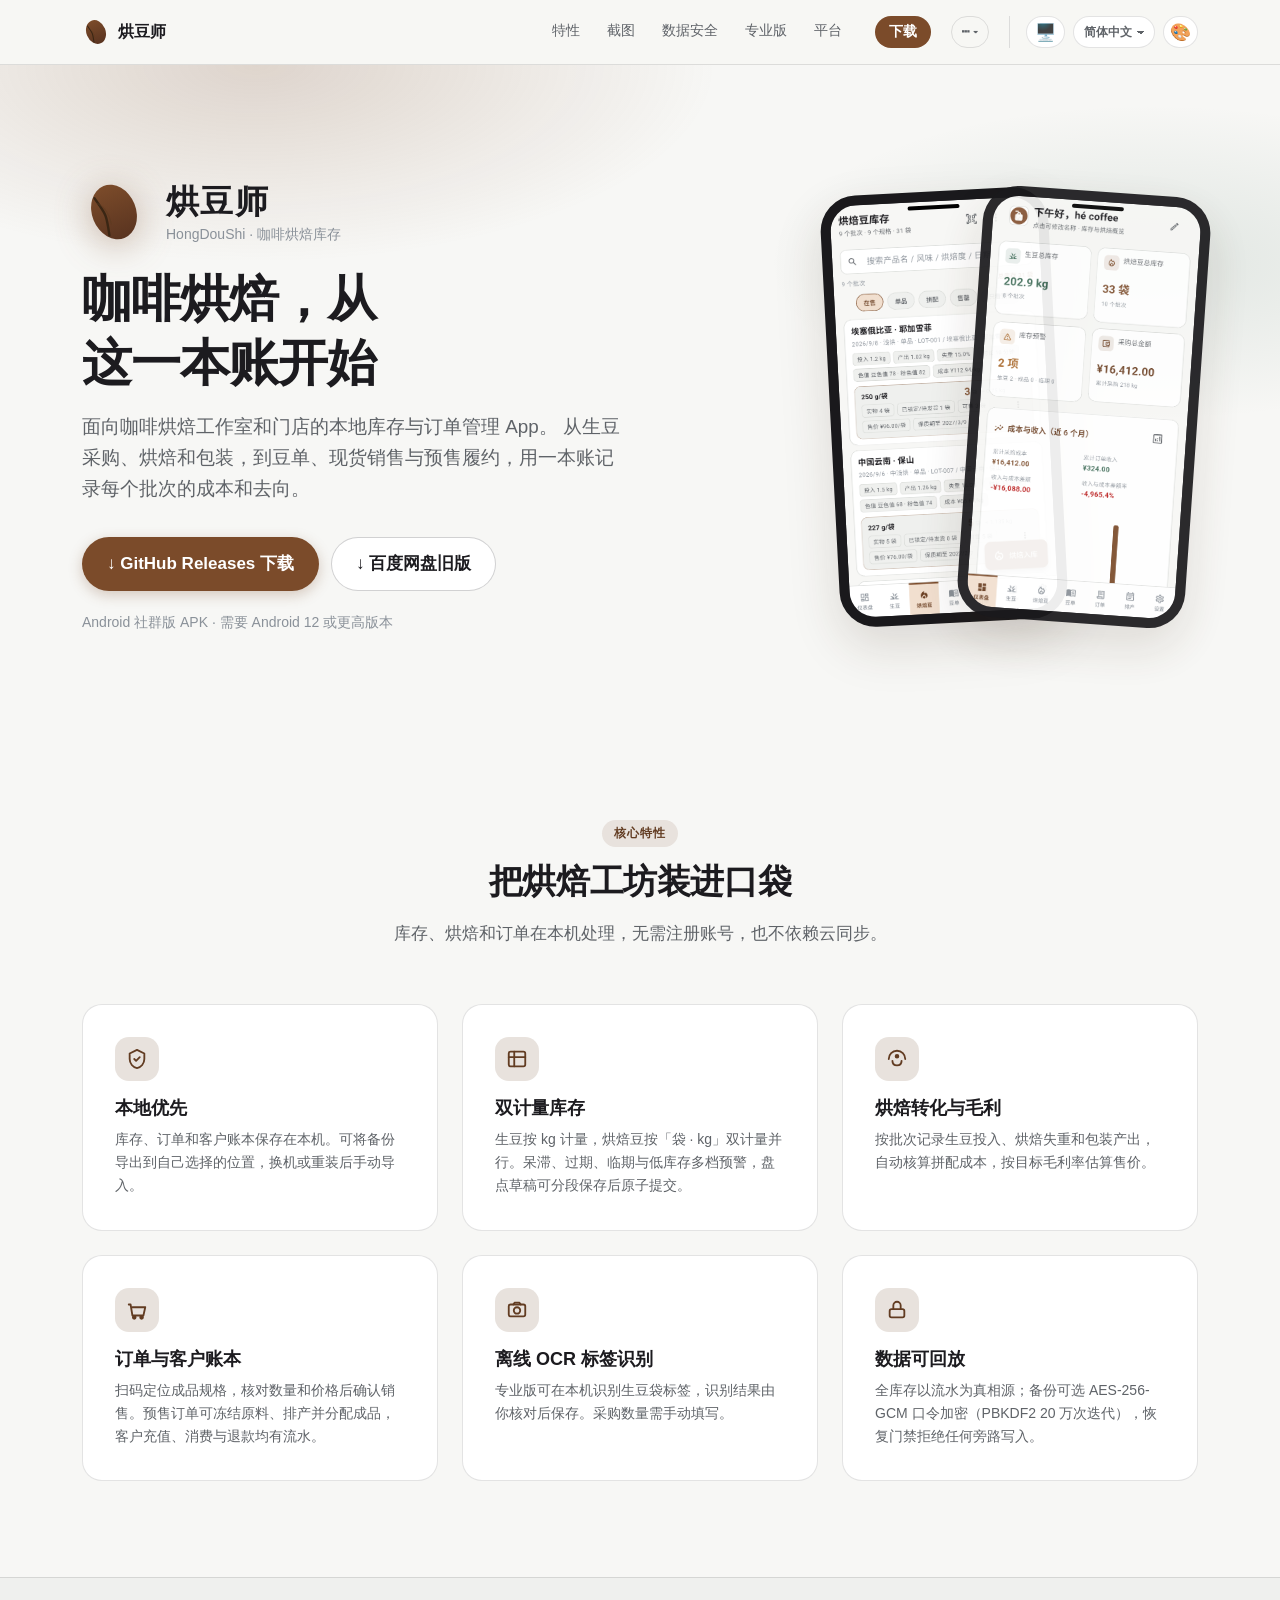
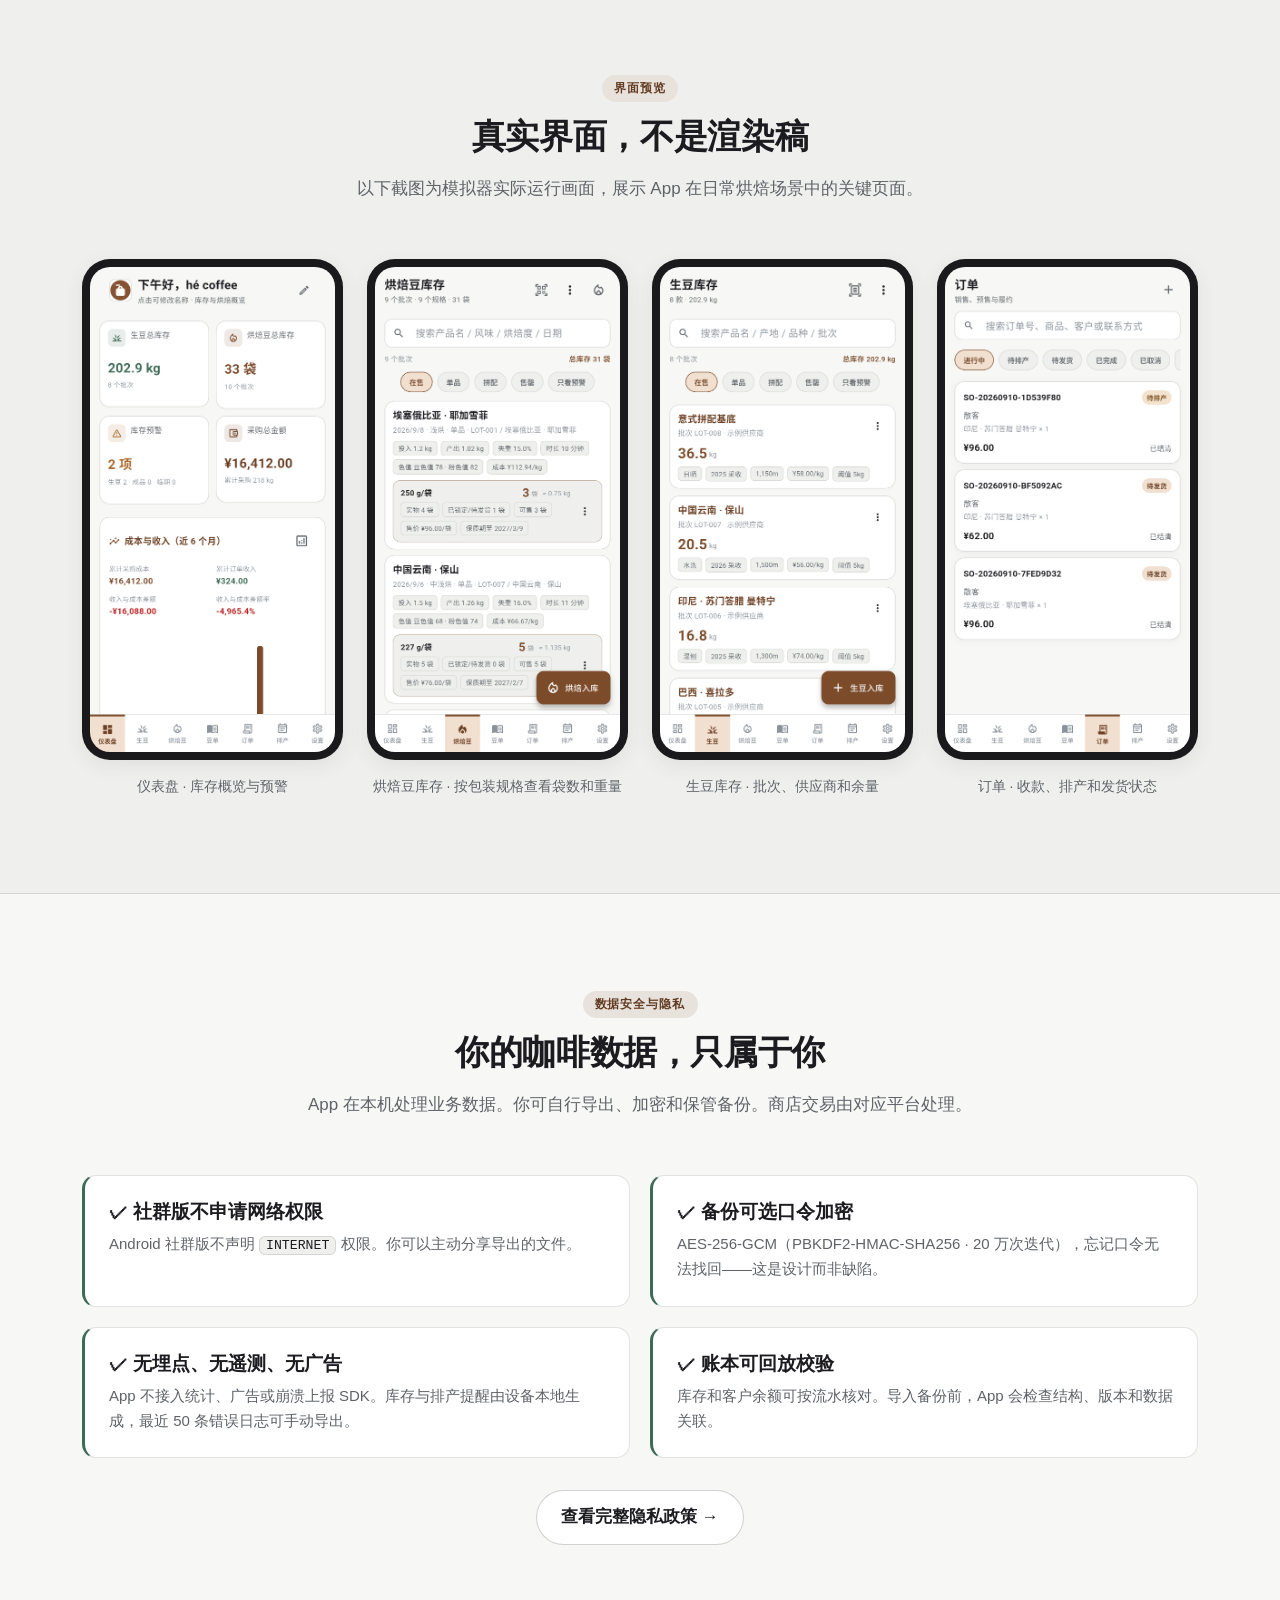
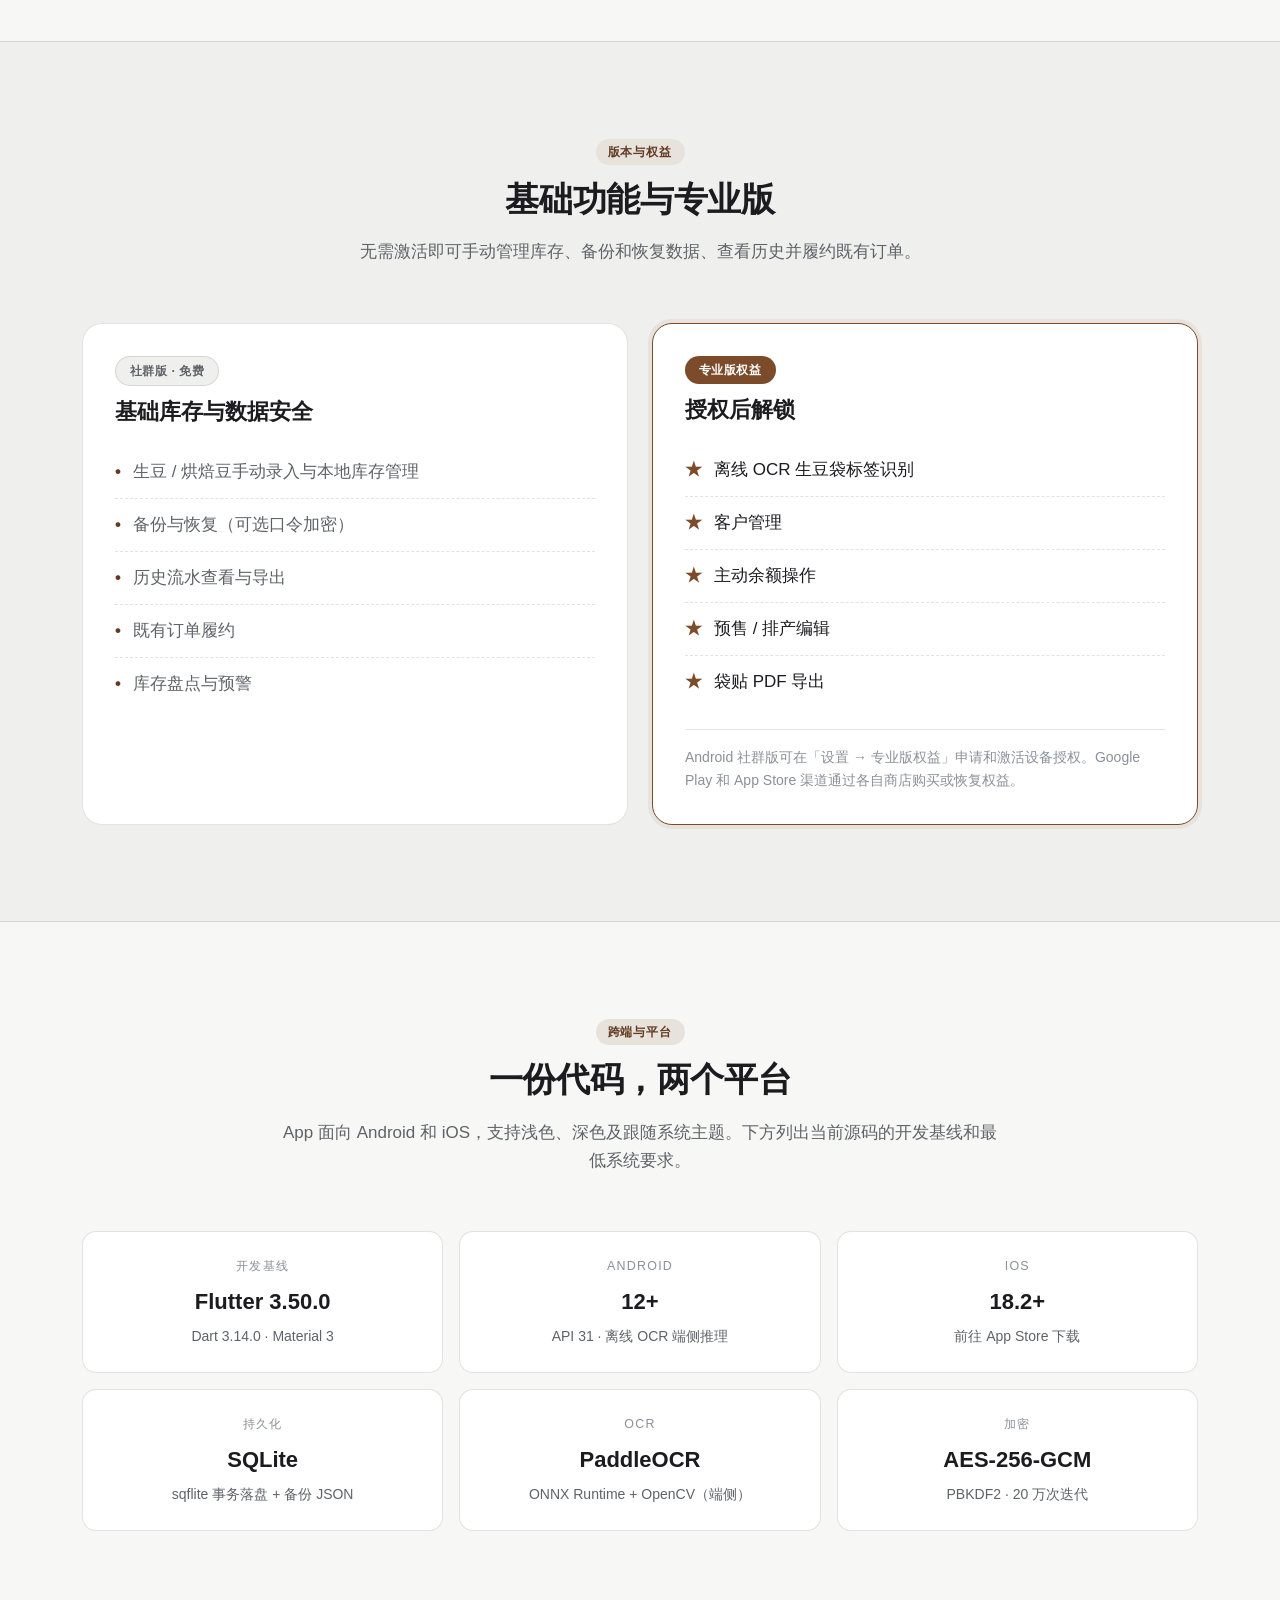
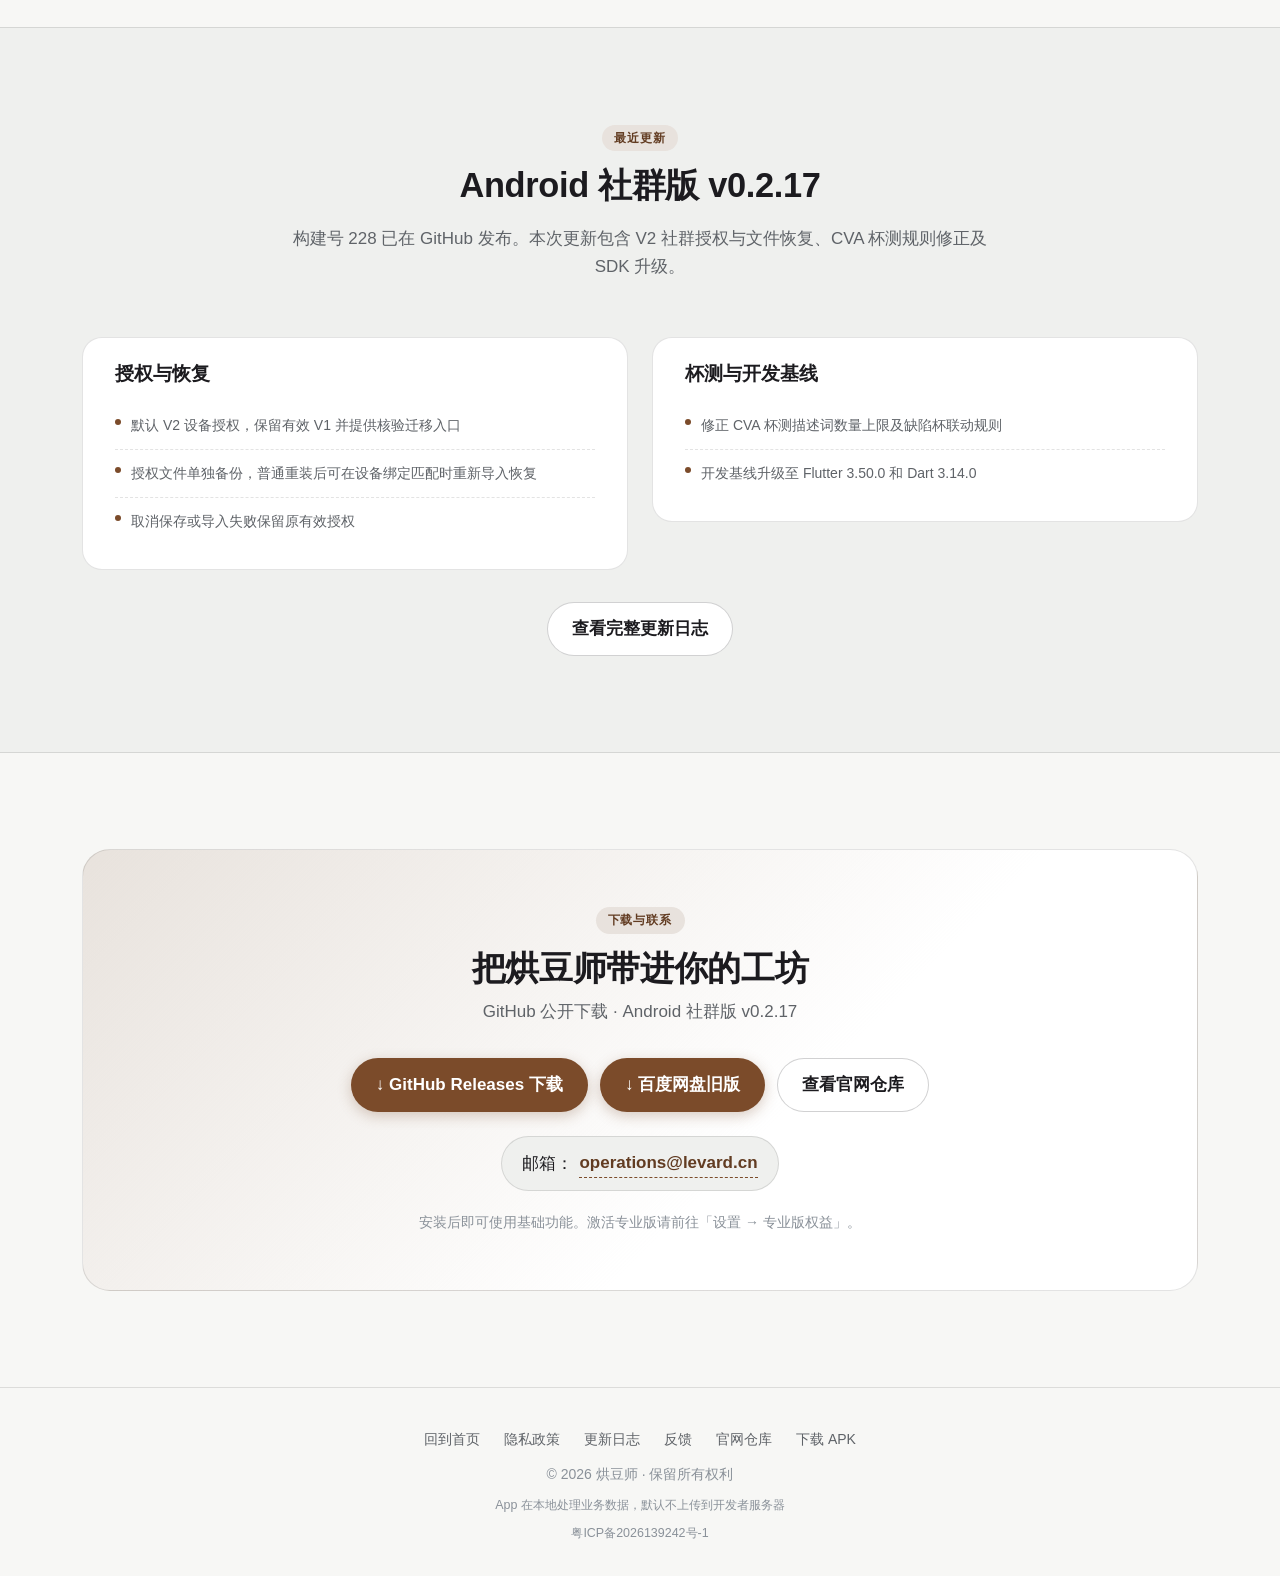
<file: index.html>
<!DOCTYPE html>


<html lang="zh-CN" data-page-node-id="weozJxsKTp1niUxXzPXcCd">


<head data-page-node-id="o5Xy7IeY9rQqodlkclMWtD">


  <meta charset="UTF-8" data-page-node-id="qlnvCQJqHDyc6t1bHpKqdq">


  <meta name="viewport" content="width=device-width, initial-scale=1.0" data-page-node-id="y0zPRZzBCQ2gOkuqv71rIq">


  <title data-i18n-title="idx.title">烘豆师 · 面向咖啡烘焙从业者的本地库存管理 App</title>


  <meta name="description" content="烘豆师是面向咖啡烘焙工作室和门店的本地库存与订单管理 App，覆盖生豆采购、烘焙成本、包装库存、豆单、销售与排产，支持离线 OCR 和可选加密备份。" data-i18n-content="idx.desc" data-page-node-id="pK6eXtRVRam8VKoMnlpt0g">


  <meta name="theme-color" content="#7B4B2A" data-page-node-id="BrVSMe0LIQeOVd6WfHFaQV">


  <link rel="icon" type="image/svg+xml" href="assets/img/favicon.svg" data-page-node-id="fxTEJ8UhpbaDB5qKL3M8Xd">


  <link rel="apple-touch-icon" href="assets/img/logo.svg" data-page-node-id="8kZhmXqqlVysuJOv3C6EVP">


  <meta property="og:title" content="烘豆师 · 本地咖啡库存管理 App" data-i18n-content="idx.title" data-page-node-id="4kmqQmBdCwWqZ1YocVuqjf">


  <meta property="og:description" content="烘豆师是面向咖啡烘焙工作室和门店的本地库存与订单管理 App，覆盖生豆采购、烘焙成本、包装库存、豆单、销售与排产，支持离线 OCR 和可选加密备份。" data-i18n-content="idx.desc" data-page-node-id="CWRjME8dtaUOg9MdwP6BsK">


  <meta property="og:type" content="website" data-page-node-id="7HCyNDggde26yA4YZ4SdnB">


  <meta property="og:image" content="assets/img/logo.svg" data-page-node-id="jTqlLXcKyWJxx8SlBFIfvN">


  <!-- 主题/语言预引导：在首屏绘制前套用已保存的偏好，避免闪白/闪错语言 -->


  <script>


    (function () {


      try {


        var t = localStorage.getItem('hds-theme');


        if (t === 'light' || t === 'dark') document.documentElement.setAttribute('data-theme', t);


        var l = localStorage.getItem('hds-lang');


        if (l === 'zh-TW' || l === 'en') document.documentElement.lang = l;


        var s = localStorage.getItem('hds-seed');


        if (s) document.documentElement.style.setProperty('--seed', s);


      } catch (e) { /* 隐私模式下 localStorage 不可用，忽略 */ }


    })();


  </script>


  <link rel="stylesheet" href="assets/css/style.css?v=20260916a" data-page-node-id="3xBkZOzozbmzWlLd2BnP3q">


</head>


<body data-page-node-id="40ArrPAp00K6WxvtPF1lGp">


<a class="skip-link" href="#main" data-page-node-id="3SztoBvSg6EFqsTwX7F1lJ">跳到主要内容</a>





<!-- ============== 导航 ==============


     结构：区块锚点（5 项，随滚动高亮） + 下载 CTA + 页面级链接（更多菜单）


     移动端：第一行 品牌 / 更多 / 控件；第二行 可横滑锚点条（CTA 固定在最左） -->


<nav class="nav" data-page-node-id="zlJNYiBHNzbmbgY9OLPDDD">


  <div class="nav-inner" data-page-node-id="MVbRHH2Qm5aop3VYF72noR">


    <a class="nav-brand" href="#top" aria-label="烘豆师 首页" data-page-node-id="iqGbyOju89H8Cf8N0XIwlc">


      <img src="assets/img/logo.svg" alt="" width="28" height="28" data-page-node-id="QTJg4oIsHL9W77eff4W6pv">


      <span data-page-node-id="oQFrR1GtvDpkvi01qUt8Yy">烘豆师</span>


    </a>


    <ul class="nav-links" data-page-node-id="58HheXUElpv3fE8FwBUHte">


      <li class="nav-item-cta" data-page-node-id="Ujq9Luogr29Bn4L8wG8IEq"><a class="nav-cta" href="#download" data-i18n="nav.download" data-page-node-id="eYfybjlD1FLDDosP7wuJNd">下载</a></li>


      <li data-page-node-id="imtQqr5tHEpGKpMwmRd1qm"><a href="#features" data-i18n="nav.features" data-page-node-id="0jjRyyBGBB4n088DOzkkHo">特性</a></li>


      <li data-page-node-id="PVjb9RPBQDIvyQXOJ1oLq6"><a href="#screenshots" data-i18n="nav.screenshots" data-page-node-id="4EEexhU15XDBean0BGR2xL">截图</a></li>


      <li data-page-node-id="Cx53IOAIgqtSFnY7GNFZuP"><a href="#privacy" data-i18n="nav.privacy" data-page-node-id="MFhAdmRlfvtWkX8xnD9V2s">数据安全</a></li>


      <li data-page-node-id="hGwiRLzIzSxbAJA6mqDmz4"><a href="#pro" data-i18n="nav.pro" data-page-node-id="pxPot2bZ0fkX7OnPmBBL3S">专业版</a></li>


      <li data-page-node-id="Bn28F2QTrSZEbFFHEq33kG"><a href="#platform" data-i18n="nav.platform" data-page-node-id="KuwkJh44pBgcETBltViMrv">平台</a></li>


    </ul>


    <details class="nav-more" data-page-node-id="1vdva22aVUP1v0vSJwPMoj">


      <summary aria-label="更多页面" data-page-node-id="B8OFMm0vBSJEaAaBsSRMYQ"><span aria-hidden="true" data-page-node-id="NgsdIeQHF5sXbQ8fEHQzKP">⋯</span><span class="caret" aria-hidden="true" data-page-node-id="CHvUo3JvERrP7a7GFD2BAx">▾</span></summary>


      <div class="nav-menu" data-page-node-id="8ccrDkxS7YwVR80FmrCmhC">


        <a href="privacy.html" data-i18n="nav.privacyPolicy" data-page-node-id="GrvHnmIJoFkxEAQOnvDj2Y">隐私政策</a>


        <a href="changelog.html" data-i18n="nav.changelog" data-page-node-id="phPumReE2G7D4HNKPlSYtU">更新日志</a>


        <a href="feedback.html" data-i18n="nav.feedback" data-page-node-id="soY87OFKqMJP0zurGvbrGU">反馈</a>


      </div>


    </details>


    <div class="nav-ctl" data-page-node-id="CsIOFclSZEKHsqHw8Q80Xp">


      <button class="ctl-btn" type="button" data-theme-toggle aria-label="主题：跟随系统" title="主题：跟随系统" data-page-node-id="lxFki44Mfkam7tQR4SkyNY">


        <span class="ctl-icon" data-theme-icon data-page-node-id="FhhTyFkjcBPWf9CqZpyFBS">🖥️</span>


      </button>


      <select class="ctl-btn ctl-lang" data-lang-select aria-label="语言" title="语言" data-i18n-aria="ctl.lang" data-page-node-id="qynBXnYp9UwYdV8ghURJDW">


        <option value="zh-CN" data-page-node-id="pzcEnd1bBkzHuchYuyXwL3">简体中文</option>


        <option value="zh-TW" data-page-node-id="T21JWBGyHBp64jwVdpDHAs">繁體中文</option>


        <option value="en" data-page-node-id="BQOR26W8OPJbvYU9bgW1cA">English</option>


      </select>


    </div>


  </div>


</nav>





<!-- ============== Hero ============== -->


<header class="hero" id="top" data-page-node-id="GQ91PvGLVHHGNAk6r6vly1">


  <div class="hero-inner" data-page-node-id="1z7SIzsucgPe2oyvYL7Qea">


    <div class="hero-copy" data-page-node-id="f9DPOODceIclCvmrbnN1qm">


      <div class="brand-mark" data-page-node-id="ICoXhtoJofllIuxzoQ7aHY">


        <img class="hero-logo" src="assets/img/logo.svg" alt="烘豆师 Logo" width="64" height="64" data-page-node-id="ka1oJdU8kp6pvAq5f9NUc9">


        <div class="brand-text" data-page-node-id="Lhsys06yRKJiOpsQFCDZSm">


          <div class="brand-name" data-page-node-id="cQLbwtGoe4OYbEwdk8aKx1">烘豆师</div>


          <div class="brand-sub" data-i18n="hero.brandsub" data-page-node-id="ZxLOylD943aGYvplxgp6Ws">HongDouShi · 咖啡烘焙库存</div>


        </div>


      </div>


      <h1 data-i18n="hero.title" data-page-node-id="LHDanlxzPAarqAIHtOa7A8">咖啡烘焙，从这一本账开始</h1>


      <p class="lead" data-i18n="hero.lead" data-page-node-id="k7yNX8CEV58WoYCaWoeFEp">


        面向咖啡烘焙工作室和门店的本地库存与订单管理 App。
        从生豆采购、烘焙和包装，到豆单、现货销售与预售履约，用一本账记录每个批次的成本和去向。


      </p>


      <div class="btn-row" data-page-node-id="4URFK3kHAUW5RyfhfIHowK">


        <a class="btn btn-primary" href="https://github.com/wuyi-levard/bean-roaster-site/releases" target="_blank" rel="noopener" data-i18n="hero.dl.github" data-page-node-id="CSdL8uGFBxgkCyUwZO9An8">


          ↓ GitHub Releases 下载


        </a>


        <a class="btn btn-ghost" href="https://pan.baidu.com/s/17-IyWG9qE9T9fcUgi1DNUA?pwd=bnyg" target="_blank" rel="noopener" data-i18n="hero.dl.baidu" data-page-node-id="Q4XkRK23F87LUmRMXO5DEM">


          ↓ 百度网盘旧版


        </a>


      </div>


      <p class="hero-note" data-i18n="hero.note" data-page-node-id="NHlrWyhUO9WkB9OjXKcC38">


        Android 社群版 APK · 需要 Android 12 或更高版本


      </p>


    </div>


    <div class="hero-visual" aria-hidden="true" data-page-node-id="utphm8utHZjzFXZoThEfmJ">


      <div class="phone-frame" data-page-node-id="3mWL3DMEUIo8ABq5Uo5rAR">


        <img src="assets/img/screenshots/roasted-list.png?v=20260910" data-shot="assets/img/screenshots/roasted-list.png?v=20260910" alt="" loading="eager" data-page-node-id="ZbAsWKtWWWNXW8UPPmQRPJ">


      </div>


      <div class="phone-frame" data-page-node-id="GvjV624EUrzL81RgKO7Vv5">


        <img src="assets/img/screenshots/onboard.png?v=20260910" data-shot="assets/img/screenshots/onboard.png?v=20260910" alt="" loading="lazy" data-page-node-id="6nnpvGSh273q8nbboozZG8">


      </div>


    </div>


  </div>


</header>





<main id="main" tabindex="-1" data-page-node-id="xLX9GTGs3IhO18qXqvbZgt">





<!-- ============== 核心特性 ============== -->


<section id="features" data-page-node-id="5krUN4qJRVxgA1LewhRzyL">


  <div class="container" data-page-node-id="rYNaWMDeWM2AW0A0MypiGM">


    <div class="section-head" data-page-node-id="eedVZHTrKNKWVsI5eT3o7D">


      <span class="eyebrow" data-i18n="sec.features.eyebrow" data-page-node-id="SGGdsmIkL2h1EZGypXVJXp">核心特性</span>


      <h2 data-i18n="sec.features.title" data-page-node-id="rpIEBWgICIBppSV8Dl29fa">把烘焙工坊装进口袋</h2>


      <p data-i18n="sec.features.desc" data-page-node-id="8UIhg9p8SP4NnAtT0DLMxH">库存、烘焙和订单在本机处理，无需注册账号，也不依赖云同步。</p>


    </div>


    <div class="features" data-page-node-id="oomCrIYrXQjefpk2ewCYGZ">





      <article class="feature" data-page-node-id="RjOk5spd9ToWaFhxKCC9yT">


        <div class="ico" aria-hidden="true" data-page-node-id="hLsQ9bSCEkN5RDBmcWMAPW">


          <svg viewBox="0 0 24 24" fill="none" stroke="currentColor" stroke-width="2" stroke-linecap="round" stroke-linejoin="round" data-page-node-id="RsP8SWK1DHdkxLzRJXBLS8">


            <path d="M12 2 L4 6 v6 c0 5 3.5 9 8 10 4.5-1 8-5 8-10 V6 z" data-page-node-id="By2hWeXSNcZFz3fRcIhCFh"/>


            <path d="M9 12 l2 2 4-4" data-page-node-id="re11Iq0G7egx3cSldngxTY"/>


          </svg>


        </div>


        <h3 data-i18n="f1.title" data-page-node-id="4HJiFSHau58dmJDyApb2gT">本地优先</h3>


        <p data-i18n="f1.desc" data-page-node-id="1pPkgfwG7JNKjJWBVd7IBF">库存、订单和客户账本保存在本机。可将备份导出到自己选择的位置，换机或重装后手动导入。</p>


      </article>





      <article class="feature" data-page-node-id="djAwzc8s8Rsi51a0IsM3Aw">


        <div class="ico" aria-hidden="true" data-page-node-id="sQCIVMfJPOuLHyVAGqDDb5">


          <svg viewBox="0 0 24 24" fill="none" stroke="currentColor" stroke-width="2" stroke-linecap="round" stroke-linejoin="round" data-page-node-id="OEehHOg1bwghuihChgcAv8">


            <rect x="3" y="4" width="18" height="16" rx="2" data-page-node-id="Zz7AFds9T5xqLebIkwWU3u"/>


            <path d="M3 10 h18 M9 4 v16" data-page-node-id="cSiTOBJjszzBMScklgMQgk"/>


          </svg>


        </div>


        <h3 data-i18n="f2.title" data-page-node-id="awKJQCJ6wKN44BjxYzB8D4">双计量库存</h3>


        <p data-i18n="f2.desc" data-page-node-id="p9v2RlffClOPCbL3ZwxdG4">生豆按 kg 计量，烘焙豆按「袋 · kg」双计量并行。呆滞、过期、临期与低库存多档预警，盘点草稿可分段保存后原子提交。</p>


      </article>





      <article class="feature" data-page-node-id="mn0nutmBJiCXYOMYsRYfNq">


        <div class="ico" aria-hidden="true" data-page-node-id="OUy0TAehGcPHbP7xpO1Kpn">


          <svg viewBox="0 0 24 24" fill="none" stroke="currentColor" stroke-width="2" stroke-linecap="round" stroke-linejoin="round" data-page-node-id="v3QsXTuoSyNqwx3op3U29N">


            <path d="M3 12 a9 9 0 0 1 18 0" data-page-node-id="bnRTnC0LOAEkQmhHYUmFG5"/>


            <path d="M7 14 c0 3 2 5 5 5 s5-2 5-5" data-page-node-id="QAo6YyntmWQto25n2h4VSp"/>


            <circle cx="12" cy="9" r="1.5" fill="currentColor" data-page-node-id="PhcRxRBcc6e7fHuoUiXijZ"/>


          </svg>


        </div>


        <h3 data-i18n="f3.title" data-page-node-id="xO2YjodT5bYUEmPglmnntN">烘焙转化与毛利</h3>


        <p data-i18n="f3.desc" data-page-node-id="8zJB0QxJdRfybXroIQnCPL">按批次记录生豆投入、烘焙失重和包装产出，自动核算拼配成本，按目标毛利率估算售价。</p>


      </article>





      <article class="feature" data-page-node-id="b8OmwMBgQNnOgNVzURM1Ub">


        <div class="ico" aria-hidden="true" data-page-node-id="EsPBsFOOxMCyOkhB7V7zVI">


          <svg viewBox="0 0 24 24" fill="none" stroke="currentColor" stroke-width="2" stroke-linecap="round" stroke-linejoin="round" data-page-node-id="aHT1JuXWqlXB833HDck1Ev">


            <path d="M3 6 h2 l2 12 h12 l2-9 H7" data-page-node-id="akqAFExZDwrbdW8tbypjLZ"/>


            <circle cx="9" cy="20" r="1.5" fill="currentColor" data-page-node-id="F4s2GuVDiGmPUfkbGpoaHb"/>


            <circle cx="17" cy="20" r="1.5" fill="currentColor" data-page-node-id="0gs7DYifTKfCyK5u5vFRWp"/>


          </svg>


        </div>


        <h3 data-i18n="f4.title" data-page-node-id="QLuKeNKFNmpNAWJhxrLFQ8">订单与客户账本</h3>


        <p data-i18n="f4.desc" data-page-node-id="66w6x4QzKvWQMcDnLXtOpO">扫码定位成品规格，核对数量和价格后确认销售。预售订单可冻结原料、排产并分配成品，客户充值、消费与退款均有流水。</p>


      </article>





      <article class="feature" data-page-node-id="RmQqF2LbhXxlEKeplbZKBY">


        <div class="ico" aria-hidden="true" data-page-node-id="TiMIXPLzWVCwtgGVhuAKj7">


          <svg viewBox="0 0 24 24" fill="none" stroke="currentColor" stroke-width="2" stroke-linecap="round" stroke-linejoin="round" data-page-node-id="stKelCPmaQ3T4wuFARLoz3">


            <rect x="3" y="6" width="18" height="13" rx="2" data-page-node-id="ukodJeeRFEWXH5iTRqaNIr"/>


            <circle cx="12" cy="12.5" r="3.5" data-page-node-id="CMPS7LSwwgZ1Fr50S3yJB2"/>


            <path d="M8 6 l1.5-2 h5 L16 6" data-page-node-id="CUGB4dFGtm3V8QB4uMAUB5"/>


          </svg>


        </div>


        <h3 data-i18n="f5.title" data-page-node-id="arN7C6qGNiXhc3UEtWZIZ7">离线 OCR 标签识别</h3>


        <p data-i18n="f5.desc" data-page-node-id="o4a2o3cKPLHvDfx0oJasF0">专业版可在本机识别生豆袋标签，识别结果由你核对后保存。采购数量需手动填写。</p>


      </article>





      <article class="feature" data-page-node-id="EpYVLDKjhnjDyNVuOaEAnL">


        <div class="ico" aria-hidden="true" data-page-node-id="nNDf3tu10JQKXfF1jo9DD8">


          <svg viewBox="0 0 24 24" fill="none" stroke="currentColor" stroke-width="2" stroke-linecap="round" stroke-linejoin="round" data-page-node-id="RshwA3k4SHDGpTH0mXldZi">


            <rect x="4" y="11" width="16" height="9" rx="2" data-page-node-id="lC2oePLGltxiChXZsktlwU"/>


            <path d="M8 11 V7 a4 4 0 0 1 8 0 v4" data-page-node-id="AD152hnrSO3DBBakw7RGiK"/>


          </svg>


        </div>


        <h3 data-i18n="f6.title" data-page-node-id="ZZVbMMCloA0Xjf1fELfl0G">数据可回放</h3>


        <p data-i18n="f6.desc" data-page-node-id="VAnK49VsLVZposBFadVWJh">全库存以流水为真相源；备份可选 AES-256-GCM 口令加密（PBKDF2 20 万次迭代），恢复门禁拒绝任何旁路写入。</p>


      </article>





    </div>


  </div>


</section>





<!-- ============== 截图 ============== -->


<section id="screenshots" class="section-alt" data-page-node-id="mmhHsliCQAamecysw1PPm9">


  <div class="container" data-page-node-id="Tzi5BWvKp2x3wQ7MxU1D8w">


    <div class="section-head" data-page-node-id="g1Bh0e3rGPHBFBxNwMJKPm">


      <span class="eyebrow" data-i18n="sec.shots.eyebrow" data-page-node-id="XJbe6GNrz45keVPdGd68h9">界面预览</span>


      <h2 data-i18n="sec.shots.title" data-page-node-id="LFn0RRd3ZDeEBsFFkz7ePV">真实界面，不是渲染稿</h2>


      <p data-i18n="sec.shots.desc" data-page-node-id="pXl8Gku5MmABGjcDeG9lvP">以下截图为模拟器实际运行画面，展示 App 在日常烘焙场景中的关键页面。</p>


    </div>


    <div class="shots" data-page-node-id="CbEtsAa445cV1OdxR4gDIz">


      <figure class="shot" data-page-node-id="lOEBglTpNv27MwrCNsbMNh">


        <div class="frame" data-page-node-id="fI98BkzGwzTTz9cwQ5Bisq"><img src="assets/img/screenshots/onboard.png?v=20260910" data-shot="assets/img/screenshots/onboard.png?v=20260910" alt="仪表盘" loading="lazy" data-page-node-id="AjJQHdEfEh0wCZhIpTmY9C"></div>


        <figcaption class="caption" data-i18n="shot1.cap" data-page-node-id="1lTMPcdzP9QwstUcc9o4kw">仪表盘 · 库存概览与预警</figcaption>


      </figure>


      <figure class="shot" data-page-node-id="UVOohMcr6uANyr0PGYXDnU">


        <div class="frame" data-page-node-id="oD8FTVHPHeF1nNXFGCFXnD"><img src="assets/img/screenshots/roasted-list.png?v=20260910" data-shot="assets/img/screenshots/roasted-list.png?v=20260910" alt="烘焙豆库存" loading="lazy" data-page-node-id="ZnIzOfnXLnGkvJOosHu3NQ"></div>


        <figcaption class="caption" data-i18n="shot2.cap" data-page-node-id="cGA5buEwc3qcmIQQVfgdrX">烘焙豆库存 · 按包装规格查看袋数和重量</figcaption>


      </figure>


      <figure class="shot" data-page-node-id="hkt4MUxwD0EyrKy5C6Yfvm">


        <div class="frame" data-page-node-id="AanphU2BhAp45AVkLgVhbq"><img src="assets/img/screenshots/roast-convert.png?v=20260910" data-shot="assets/img/screenshots/roast-convert.png?v=20260910" alt="生豆库存" loading="lazy" data-page-node-id="hgX1PJbZXLZnUtWpFFtmUy"></div>


        <figcaption class="caption" data-i18n="shot3.cap" data-page-node-id="NmiMlstz4aUyc1b26NGGOF">生豆库存 · 批次、供应商和余量</figcaption>


      </figure>


      <figure class="shot" data-page-node-id="vGXmUzFBGW2021EBW6FIzT">


        <div class="frame" data-page-node-id="io6N4jDJIApf3tycs318UJ"><img src="assets/img/screenshots/orders.png?v=20260910" data-shot="assets/img/screenshots/orders.png?v=20260910" alt="订单列表" loading="lazy" data-page-node-id="BZB8QufoK4r2NXrpPtOKo6"></div>


        <figcaption class="caption" data-i18n="shot4.cap" data-page-node-id="rZwjhIyxmikWguoufc6EnI">订单 · 收款、排产和发货状态</figcaption>


      </figure>


    </div>


  </div>


</section>





<!-- ============== 数据安全 ============== -->


<section id="privacy" data-page-node-id="7OtRthpcACmHqw4eHr2T4v">


  <div class="container" data-page-node-id="F7cPspV4IYAYaS0yTKzEUA">


    <div class="section-head" data-page-node-id="HNqcqEpt7BPNqwE7vjoYRv">


      <span class="eyebrow" data-i18n="sec.priv.eyebrow" data-page-node-id="E2jYT4gWiipoYlKomUyxCx">数据安全与隐私</span>


      <h2 data-i18n="sec.priv.title" data-page-node-id="PRpHx9SF2e4ZVZuWQxllXD">你的咖啡数据，只属于你</h2>


      <p data-i18n="sec.priv.desc" data-page-node-id="IyWCzZUkyFGSZRQv6kLdHw">App 在本机处理业务数据。你可自行导出、加密和保管备份。商店交易由对应平台处理。</p>


    </div>


    <div class="privacy" data-page-node-id="ZwE2BBCYlFabCSoJrvwVoT">


      <div class="privacy-item" data-page-node-id="fcRwQzIgMKkEbnj53wvvSG">


        <h3 data-i18n="p1.title" data-page-node-id="BJXMA1JrVlzH5Cm4DgPy86"><span class="check" data-page-node-id="lJxNMqVbA33PrEHkGcmu03">✓</span> 社群版不申请网络权限</h3>


        <p data-i18n-html="p1.desc" data-page-node-id="hRGKs78NsdDxpf1l7OmNp9">Android 社群版不声明 <code data-page-node-id="GKMLflERRYLYhfSp96bDuG">INTERNET</code> 权限。你可以主动分享导出的文件。</p>


      </div>


      <div class="privacy-item" data-page-node-id="WG1Uy5MIj7AwcHg2hG4JdP">


        <h3 data-i18n="p2.title" data-page-node-id="foOtzqhINPLTerorUvQr6G"><span class="check" data-page-node-id="VnugGKQ5GAoIpIxV5lTTq6">✓</span> 备份可选口令加密</h3>


        <p data-i18n="p2.desc" data-page-node-id="6Tnix6S7VT6BTXpRnBSwcZ">AES-256-GCM（PBKDF2-HMAC-SHA256 · 20 万次迭代），忘记口令无法找回——这是设计而非缺陷。</p>


      </div>


      <div class="privacy-item" data-page-node-id="faziFoxtvGAwjnMK0M2n6M">


        <h3 data-i18n="p3.title" data-page-node-id="7joH2LYU9fTH3JqetCuOwT"><span class="check" data-page-node-id="WUCDx2Dv2QnB6X7oEsHEZt">✓</span> 无埋点、无遥测、无广告</h3>


        <p data-i18n="p3.desc" data-page-node-id="BoKAFXbCsR2eavnRXtZEnY">App 不接入统计、广告或崩溃上报 SDK。库存与排产提醒由设备本地生成，最近 50 条错误日志可手动导出。</p>


      </div>


      <div class="privacy-item" data-page-node-id="J9cDZtJEDiDLdHAPlMtL7R">


        <h3 data-i18n="p4.title" data-page-node-id="DbNarmkWUQbdzomB2EwK0z"><span class="check" data-page-node-id="HScg4uII6dDz7KfUPNpOHy">✓</span> 账本可回放校验</h3>


        <p data-i18n="p4.desc" data-page-node-id="qs2D96SZv8IUhzfS8rWPyU">库存和客户余额可按流水核对。导入备份前，App 会检查结构、版本和数据关联。</p>


      </div>


    </div>


    <div class="btn-row btn-row--center" data-page-node-id="Hf6KYTjt9KfvzxjS8y1E2h">


      <a class="btn btn-ghost" href="privacy.html" data-i18n="sec.priv.more" data-page-node-id="FjGNC5p0A8ZWQMIuZS9Fnj">查看完整隐私政策 →</a>


    </div>


  </div>


</section>





<!-- ============== 专业版权益 ============== -->


<section id="pro" class="section-alt" data-page-node-id="HgzaQyclVwb0oiQSbZtSe4">


  <div class="container" data-page-node-id="xsZO6atSR9F6zdSkM5G5cW">


    <div class="section-head" data-page-node-id="8xH5wEmMdHvMho7yRemGHS">


      <span class="eyebrow" data-i18n="sec.pro.eyebrow" data-page-node-id="tBV6DMR4g2RUpdi0v6axDd">版本与权益</span>


      <h2 data-i18n="sec.pro.title" data-page-node-id="INSvWFolW9xGo4Hw9jgB10">基础功能与专业版</h2>


      <p data-i18n="sec.pro.desc" data-page-node-id="QOqLf6pXPEgUDLhjob9VkQ">无需激活即可手动管理库存、备份和恢复数据、查看历史并履约既有订单。</p>


    </div>


    <div class="pro-grid" data-page-node-id="AdXfWRmuqt5VFFeI9InM3N">


      <div class="pro-col pro-free" data-page-node-id="dKPvNHnA8rCHHCuK4YASip">


        <div class="pro-head" data-page-node-id="KHHqD3VD3iil0bNorSjvIB">


          <span class="pro-tag tag-free" data-i18n="pro.free.tag" data-page-node-id="9tLUbeb3lTDBFAgKEhgChL">社群版 · 免费</span>


          <h3 data-i18n="pro.free.title" data-page-node-id="vqxjIBAqn8mcVrwStMl6B6">基础库存与数据安全</h3>


        </div>


        <ul class="pro-list" data-page-node-id="wmP5RnP7iW223eTlWTJoUu">


          <li data-page-node-id="i3wbv4Lc8NAkhKHEBHJIsC"><span class="dot" data-page-node-id="bdO4nGlFj59JhEnojkujRG">•</span> <span data-i18n="pro.free.1" data-page-node-id="caclRPesZvvjkqq5ylmPNd">生豆 / 烘焙豆手动录入与本地库存管理</span></li>


          <li data-page-node-id="3dDXwbUMJOmmI611LPHJuq"><span class="dot" data-page-node-id="MmfImA1GV1RnIoMXRl7Fo1">•</span> <span data-i18n="pro.free.2" data-page-node-id="UKPsO6iGqzI69PYUSF6Ccj">备份与恢复（可选口令加密）</span></li>


          <li data-page-node-id="JHHVkqSXwqe5DMWAph0kiA"><span class="dot" data-page-node-id="ggr8wFhszrwSvt5xFdCdEY">•</span> <span data-i18n="pro.free.3" data-page-node-id="wT6n9ICVUhcrzFdBRVBOXI">历史流水查看与导出</span></li>


          <li data-page-node-id="yIXu6F6WWO7Rc3izh1gDww"><span class="dot" data-page-node-id="iD9BYSNhhhafi1KBR307PR">•</span> <span data-i18n="pro.free.4" data-page-node-id="3W4GbrZjXbGH7WAeViATuX">既有订单履约</span></li>


          <li data-page-node-id="qSnwqb4wzXuAGalLJ60Oax"><span class="dot" data-page-node-id="cW04VEd1D9CpIApMsE9j0p">•</span> <span data-i18n="pro.free.5" data-page-node-id="rlImJ8ZjUyK3Y0xPmFTCGk">库存盘点与预警</span></li>


        </ul>


      </div>


      <div class="pro-col pro-paid" data-page-node-id="GhJl1DkcILRFKuz0lWCBjC">


        <div class="pro-head" data-page-node-id="2f3Xh4pSpJ7NTa6i3icjDz">


          <span class="pro-tag tag-paid" data-i18n="pro.paid.tag" data-page-node-id="mAXN81fxpZ9wwicEW4ycsD">专业版权益</span>


          <h3 data-i18n="pro.paid.title" data-page-node-id="7S16k2I4LRNfntGQ5qGWGZ">授权后解锁</h3>


        </div>


        <ul class="pro-list pro-list-paid" data-page-node-id="7e1rtsNJySHwNqJI3At9Ae">


          <li data-page-node-id="kuRAAVD5CqOHG2G6bBYbOy"><span class="dot" data-page-node-id="MdmLRqHJDOJIVWPGNnmzr6">★</span> <span data-i18n="pro.paid.1" data-page-node-id="csYeKzi4Tq29P36rZBwuyd">离线 OCR 生豆袋标签识别</span></li>


          <li data-page-node-id="rCabtjlKhbMdhJi5Q485NI"><span class="dot" data-page-node-id="dI3F4Fyqk6LnvAXFsUzWXz">★</span> <span data-i18n="pro.paid.2" data-page-node-id="jiIDFnFqodjOXo01rJ1pdI">客户管理</span></li>


          <li data-page-node-id="uf9vJQg3tKblbrX3LMoyGh"><span class="dot" data-page-node-id="0ZsPXBRR3u6VallGrAKTDH">★</span> <span data-i18n="pro.paid.3" data-page-node-id="gjfMMm4W8mFdbcHdGNQ81u">主动余额操作</span></li>


          <li data-page-node-id="tCTtxa4qTKIw4Ev3WEnn51"><span class="dot" data-page-node-id="V77NHxW8i86IXSJtcYHwXO">★</span> <span data-i18n="pro.paid.4" data-page-node-id="jWVnvV69bokyWkk8R0ZFEA">预售 / 排产编辑</span></li>


          <li data-page-node-id="FMAG0MP1IUanSozStufYL0"><span class="dot" data-page-node-id="oHBstXXD4gfNdQWJumbZhg">★</span> <span data-i18n="pro.paid.5" data-page-node-id="M8souBEiemUvgBU1e0Fdxs">袋贴 PDF 导出</span></li>


        </ul>


        <p class="pro-note" data-i18n="pro.note" data-page-node-id="Oxjy4rglcZRgxAxWqQI4tR">Android 社群版可在「设置 → 专业版权益」申请和激活设备授权。Google Play 和 App Store 渠道通过各自商店购买或恢复权益。</p>


      </div>


    </div>


  </div>


</section>





<!-- ============== 平台 ============== -->


<section id="platform" data-page-node-id="YJwL6S2YPEXI8ZNksOjBRn">


  <div class="container" data-page-node-id="jUq3fAJwK7F7Oac0ECvbCP">


    <div class="section-head" data-page-node-id="jhzBjuWY0TTnyYDFE7u0dn">


      <span class="eyebrow" data-i18n="sec.plat.eyebrow" data-page-node-id="ID2Kvw6HQwKpDtQhAoVuIW">跨端与平台</span>


      <h2 data-i18n="sec.plat.title" data-page-node-id="94t6LsfZ39pO4ADL0nSetn">一份代码，两个平台</h2>


      <p data-i18n="sec.plat.desc" data-page-node-id="sO3XUlcnTm6C30e6yYzGog">App 面向 Android 和 iOS，支持浅色、深色及跟随系统主题。下方列出当前源码的开发基线和最低系统要求。</p>


    </div>


    <div class="platform-grid" data-page-node-id="rNnhp1LAVdGIzWL7tOM8Z1">


      <div class="platform" data-page-node-id="QciesLkgPIWoaCMWQO3CQT">


        <div class="lbl" data-i18n="pl1.lbl" data-page-node-id="Og2PvD0e9jAAKlhhz4z90B">开发基线</div>


        <div class="val" data-i18n="pl1.val" data-page-node-id="FH0uaK5Bvp4aHSmr2qBYev">Flutter 3.50.0</div>


        <div class="sub" data-i18n="pl1.sub" data-page-node-id="pFN1QOB9ySV41Uj4efXXE5">Dart 3.14.0 · Material 3</div>


      </div>


      <div class="platform" data-page-node-id="PG4PWm9Y1DEpNDZ3zqOPhL">


        <div class="lbl" data-page-node-id="GGPWPUyQIIAQh5P5e4qkSj">Android</div>


        <div class="val" data-page-node-id="ezVjLXpLiwqePpFMntQZoA">12+</div>


        <div class="sub" data-i18n="pl2.sub" data-page-node-id="zOj4CRvoerP2iBbrHH0N8x">API 31 · 离线 OCR 端侧推理</div>


      </div>


      <div class="platform" data-page-node-id="2yNnDvRJQnGoRDSqV6oBp7">


        <div class="lbl" data-page-node-id="2kxzIKD655id6kgrkMCXfp">iOS</div>


        <div class="val" data-page-node-id="ao9XNaeoKOJ4nnrQgwlPpv">18.2+</div>


        <div class="sub" data-i18n="pl3.sub" data-page-node-id="GEsuNBc01R1ED0DDcs7mqX">前往 App Store 下载</div>


      </div>


      <div class="platform" data-page-node-id="1oF9eqiHLSoN2nsulgYGqV">


        <div class="lbl" data-i18n="pl4.lbl" data-page-node-id="aZH4x3K9KqwnuXcvEkACXe">持久化</div>


        <div class="val" data-page-node-id="wwXBPlMjM15KGkDSuj0xDT">SQLite</div>


        <div class="sub" data-i18n="pl4.sub" data-page-node-id="41q8TQgeLGCzyJWPnEDMYW">sqflite 事务落盘 + 备份 JSON</div>


      </div>


      <div class="platform" data-page-node-id="Z2JuS0bCLFpTQPsGlaieUW">


        <div class="lbl" data-page-node-id="MtNHBECHqG4vBdVwe4MtIB">OCR</div>


        <div class="val" data-page-node-id="8ER7NOMVQqNIGPeP2tAFtC">PaddleOCR</div>


        <div class="sub" data-i18n="pl5.sub" data-page-node-id="O1aUJVeAY1zLfXcBp2ZWAv">ONNX Runtime + OpenCV（端侧）</div>


      </div>


      <div class="platform" data-page-node-id="R5PDlLNtDKDBY23NXtc6km">


        <div class="lbl" data-i18n="pl6.lbl" data-page-node-id="StPLOghKzne6M9p3fDGTj9">加密</div>


        <div class="val" data-page-node-id="NGK0afQUPLpxvX4DibNhHJ">AES-256-GCM</div>


        <div class="sub" data-i18n="pl6.sub" data-page-node-id="dGFHykNhd3juaxBVD9VdzI">PBKDF2 · 20 万次迭代</div>


      </div>


    </div>


  </div>


</section>





<!-- ============== 最近更新 ============== -->


<section id="whats-new" class="section-alt" data-page-node-id="SlnrAbnEmz6TSYxUfLoThL">


  <div class="container" data-page-node-id="mzEd0ZSosxpCTZjXHnvKCY">


    <div class="section-head" data-page-node-id="jfrxH7V2hTp9oeXPrAAECG">


      <span class="eyebrow" data-i18n="sec.new.eyebrow" data-page-node-id="p8G59IxPrvz6ZvlTZBuybz">最近更新</span>


      <h2 data-i18n="sec.new.title" data-page-node-id="PA2JGXMHsGKxHRjaABOAhK">Android 社群版 v0.2.17</h2>


      <p data-i18n="sec.new.desc" data-page-node-id="3Az1tQ4YyzQsCxzJD1BRWD">构建号 228 已在 GitHub 发布。本次更新包含 V2 社群授权与文件恢复、CVA 杯测规则修正及 SDK 升级。</p>


    </div>


    <div class="news-grid" data-page-node-id="jsY93jGPv6pD2kbKLSrLmt">


      <div class="news-group" data-page-node-id="qvUPoaUz3fAm6Iy3fGnIy0">


        <h3 data-i18n="nw.ocr.title" data-page-node-id="eJjoYTAUxD2q9EK0k8SGAq">授权与恢复</h3>


        <ul class="news-list" data-page-node-id="0Jv317LFgFZzyf1Bp3kGdO">


          <li data-i18n="nw.ocr.1" data-page-node-id="cboq0MJGvxILmKyaUhTbED">默认 V2 设备授权，保留有效 V1 并提供核验迁移入口</li>


          <li data-i18n="nw.ocr.2" data-page-node-id="sx9jkbpHocNtkCCyGUGmJv">授权文件单独备份，普通重装后可在设备绑定匹配时重新导入恢复</li>


          <li data-i18n="nw.ocr.3" data-page-node-id="f4phQd1WLgy1D4vp2vC8CL">取消保存或导入失败保留原有效授权</li>


        </ul>


      </div>


      <div class="news-group" data-page-node-id="0Nh76aaM5qYmAXdLP1agKU">


        <h3 data-i18n="nw.gate.title" data-page-node-id="uN5B3CfbRHjFGPEtmnvPs0">杯测与开发基线</h3>


        <ul class="news-list" data-page-node-id="B370yMq9wiOwgXimXu3hHg">


          <li data-i18n="nw.gate.1" data-page-node-id="2Jesa0dcURphI5j5EObkvo">修正 CVA 杯测描述词数量上限及缺陷杯联动规则</li>


          <li data-i18n="nw.gate.2" data-page-node-id="5r2OEtdQJQi01OUF4AiA8f">开发基线升级至 Flutter 3.50.0 和 Dart 3.14.0</li>


        </ul>


      </div>


    </div>


    <div class="btn-row btn-row--center" data-page-node-id="lFPeQIzCNLAGs69hbgFC3b">


      <a class="btn btn-ghost" href="changelog.html" data-i18n="nw.all" data-page-node-id="ed7TENWetxPmBcbl7KqPgM">查看完整更新日志</a>


    </div>


  </div>


</section>





<!-- ============== 下载 ============== -->


<section id="download" data-page-node-id="OjZeaLJG8qSbEvr7l8Ba6I">


  <div class="container" data-page-node-id="FgYCMuRD8zaOAwk3TWAPSg">


    <div class="download" data-page-node-id="aPA2uAQYVc3wfFJHP7hYwJ">


      <span class="eyebrow" data-i18n="sec.dl.eyebrow" data-page-node-id="AWSnxdQaKwNDSXE8rxflkV">下载与联系</span>


      <h2 data-i18n="sec.dl.title" data-page-node-id="uKDu6e1WlFFCqf69AmAMs4">把烘豆师带进你的工坊</h2>


      <p class="meta" data-i18n-html="dl.meta" data-page-node-id="hxdNm4vqLm0ExDeCNE5hoc">GitHub 公开下载 · Android 社群版 v<span data-version="0.2.17" data-page-node-id="bjPqMACh17dZhp0bLKv4c1">0.2.17</span></p>


      <div class="btn-row btn-row--center" data-page-node-id="ykzUse4qEPBqsY9xeVEEYI">


        <a class="btn btn-primary" href="https://github.com/wuyi-levard/bean-roaster-site/releases" target="_blank" rel="noopener" data-i18n="dl.btn.github" data-page-node-id="dwqlGCZSxcuCHqxYPQTeyv">


          ↓ GitHub Releases 下载


        </a>


        <a class="btn btn-primary" href="https://pan.baidu.com/s/17-IyWG9qE9T9fcUgi1DNUA?pwd=bnyg" target="_blank" rel="noopener" data-i18n="dl.btn.baidu" data-page-node-id="E2aanHjAWIMR0SRkz9GVgD">


          ↓ 百度网盘旧版


        </a>


        <a class="btn btn-ghost" href="https://github.com/wuyi-levard/bean-roaster-site" target="_blank" rel="noopener" data-i18n="dl.repo" data-page-node-id="lLnHBwN1fGL64WqJ72aC9t">


          查看官网仓库


        </a>


      </div>


      <div class="contact-card" data-page-node-id="KTTUkhi5OttnwRH8zZQwN9">


        <span class="contact-item" data-page-node-id="HCMjbpffPgGe4tTD4mKVid">


          <span data-i18n="dl.email" data-page-node-id="oVEdQsWo5wYzrGrGf8LCnz">邮箱：</span><a class="email" href="mailto:operations@levard.cn" data-page-node-id="tozFJ0cY6GhGdD3A5LYTAe">operations@levard.cn</a>


        </span>


      </div>


      <p class="download-note" data-i18n="dl.note" data-page-node-id="LIY2IGO8g9HbYkkvDH7Vb6">


        安装后即可使用基础功能。激活专业版请前往「设置 → 专业版权益」。


      </p>


    </div>


  </div>


</section>





</main>





<!-- ============== Footer ============== -->


<footer data-page-node-id="6j7uLozYbiSaW92MLL1a7O">


  <div class="container" data-page-node-id="SPtYYoAMncSMr0kT2EwNIz">


    <div class="links" data-page-node-id="Y260ELn7BPj6i7nCPHtAwB">


      <a href="#top" data-i18n="foot.home" data-page-node-id="NDpwMhWUe3j9DKC7HMjcQI">回到首页</a>


      <a href="privacy.html" data-i18n="foot.privacy" data-page-node-id="bm1wtk8TKOmS2PvWlDNChi">隐私政策</a>


      <a href="changelog.html" data-i18n="foot.changelog" data-page-node-id="fFH3GmSq2CBBGEX96dtE4f">更新日志</a>


      <a href="feedback.html" data-i18n="foot.feedback" data-page-node-id="jj5R6CGmTaVLmsFCBC3VzR">反馈</a>


      <a href="https://github.com/wuyi-levard/bean-roaster-site" target="_blank" rel="noopener" data-i18n="foot.repo" data-page-node-id="S1SjenwTdmAMRncGHGCDHQ">官网仓库</a>


      <a href="https://github.com/wuyi-levard/bean-roaster-site/releases" target="_blank" rel="noopener" data-i18n="foot.release" data-page-node-id="wbXQVtbn7EGyed2moKz3bC">下载 APK</a>


    </div>


    <div data-page-node-id="jolGbfP5KX9nUm0BQHKzh4">© <span data-year data-page-node-id="x7fb75cdJDWlUFx5R3oE4m">2026</span> <span data-i18n="foot.copy" data-page-node-id="rEu4JtuQHF8UrroibWkwK8">烘豆师 · 保留所有权利</span></div>


    <div class="foot-sub" data-i18n="foot.nodata" data-page-node-id="chDOxvBC1ubJTcgj74bC07">App 在本地处理业务数据，默认不上传到开发者服务器</div>


    <div class="foot-sub foot-beian"><a href="https://beian.miit.gov.cn/" target="_blank" rel="noopener">粤ICP备2026139242号-1</a></div>
  </div>


</footer>





<script src="assets/js/i18n.js?v=20261121v017"></script>


<script src="assets/js/main.js?v=20260909a"></script>


</body>


</html>
</file>
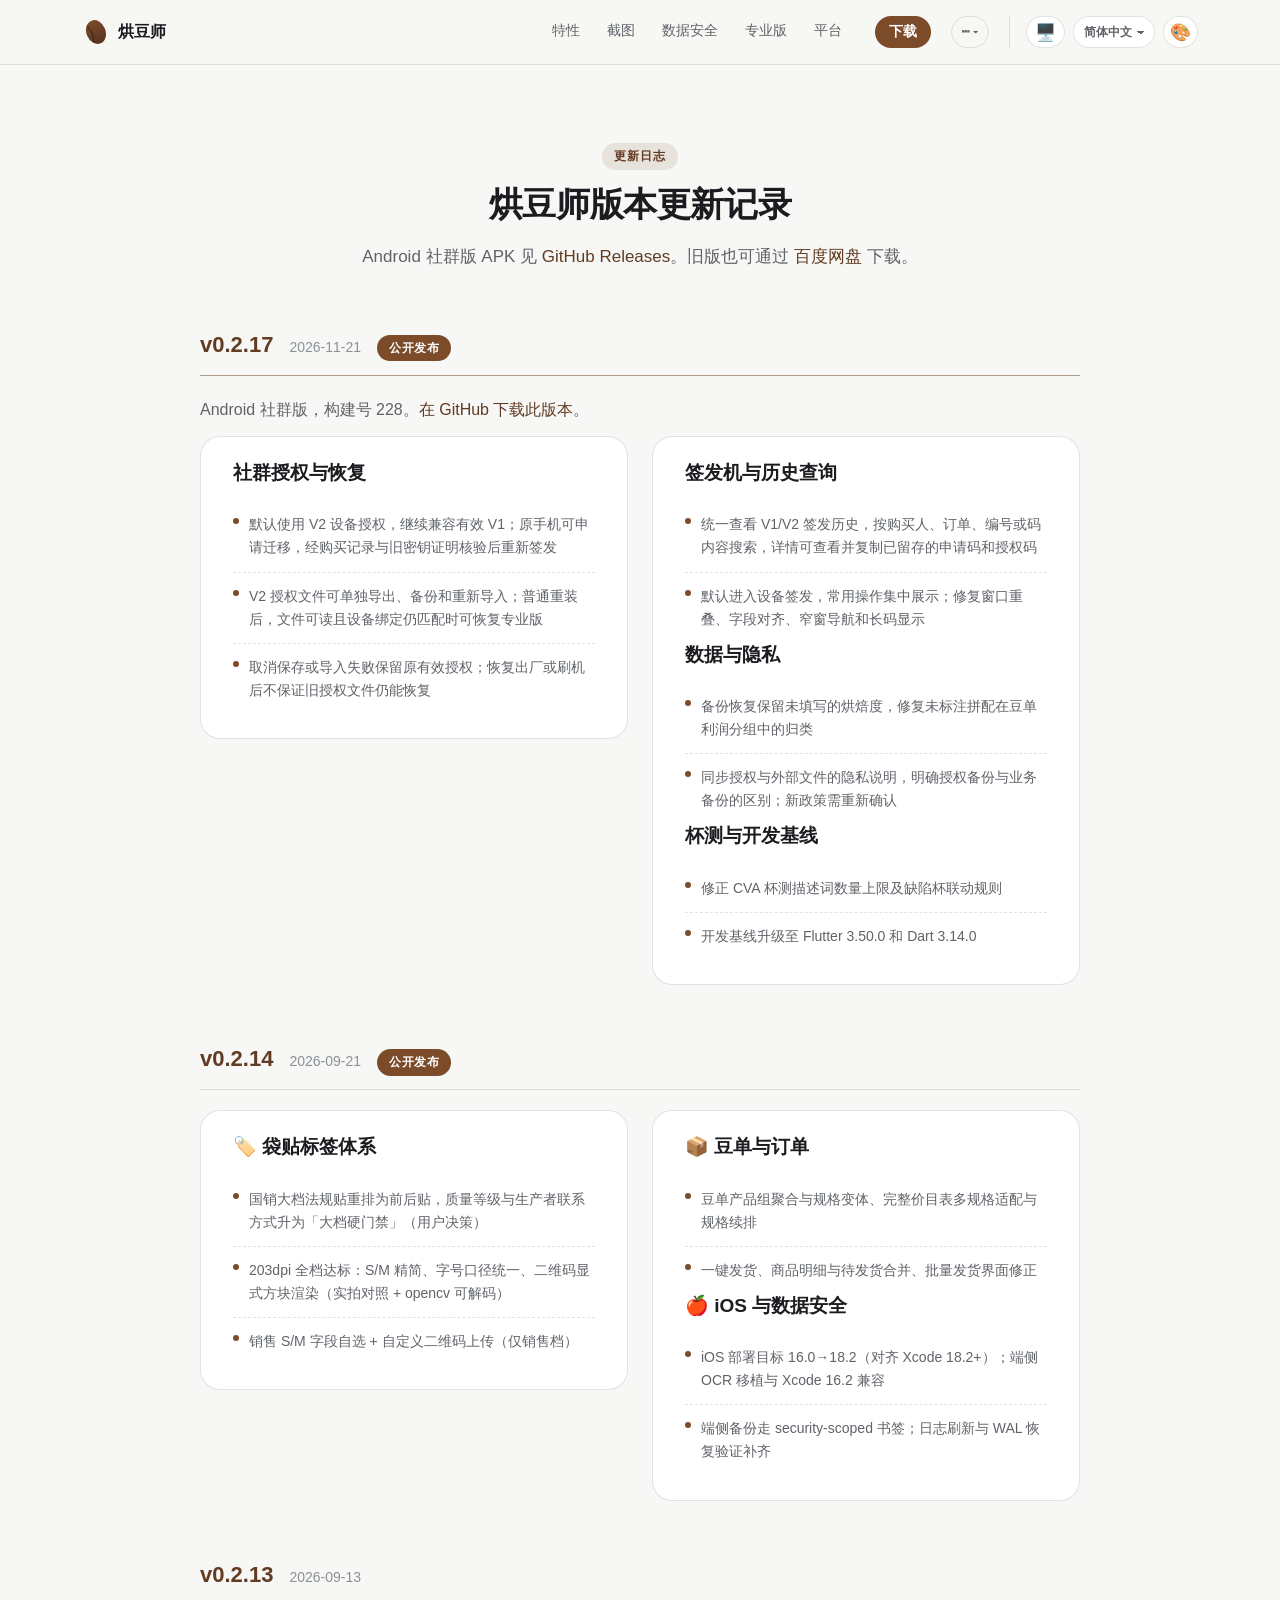
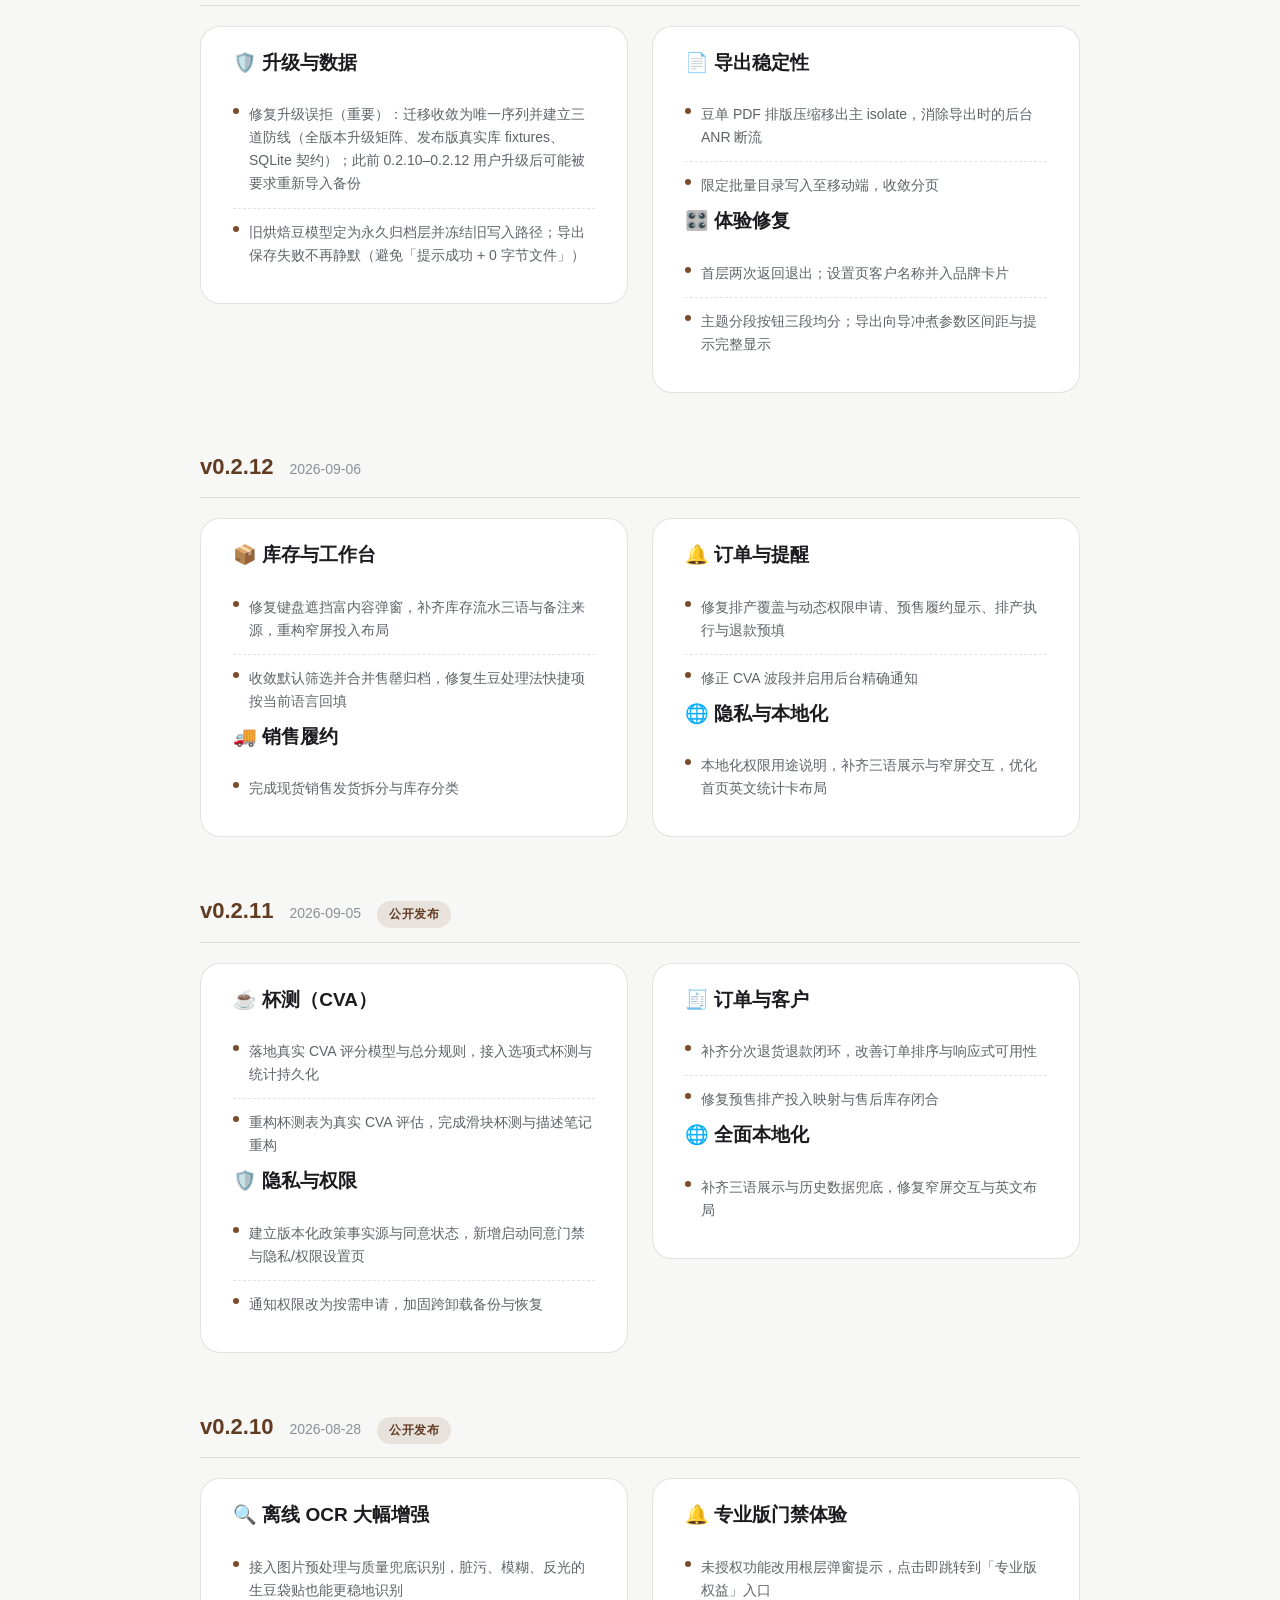
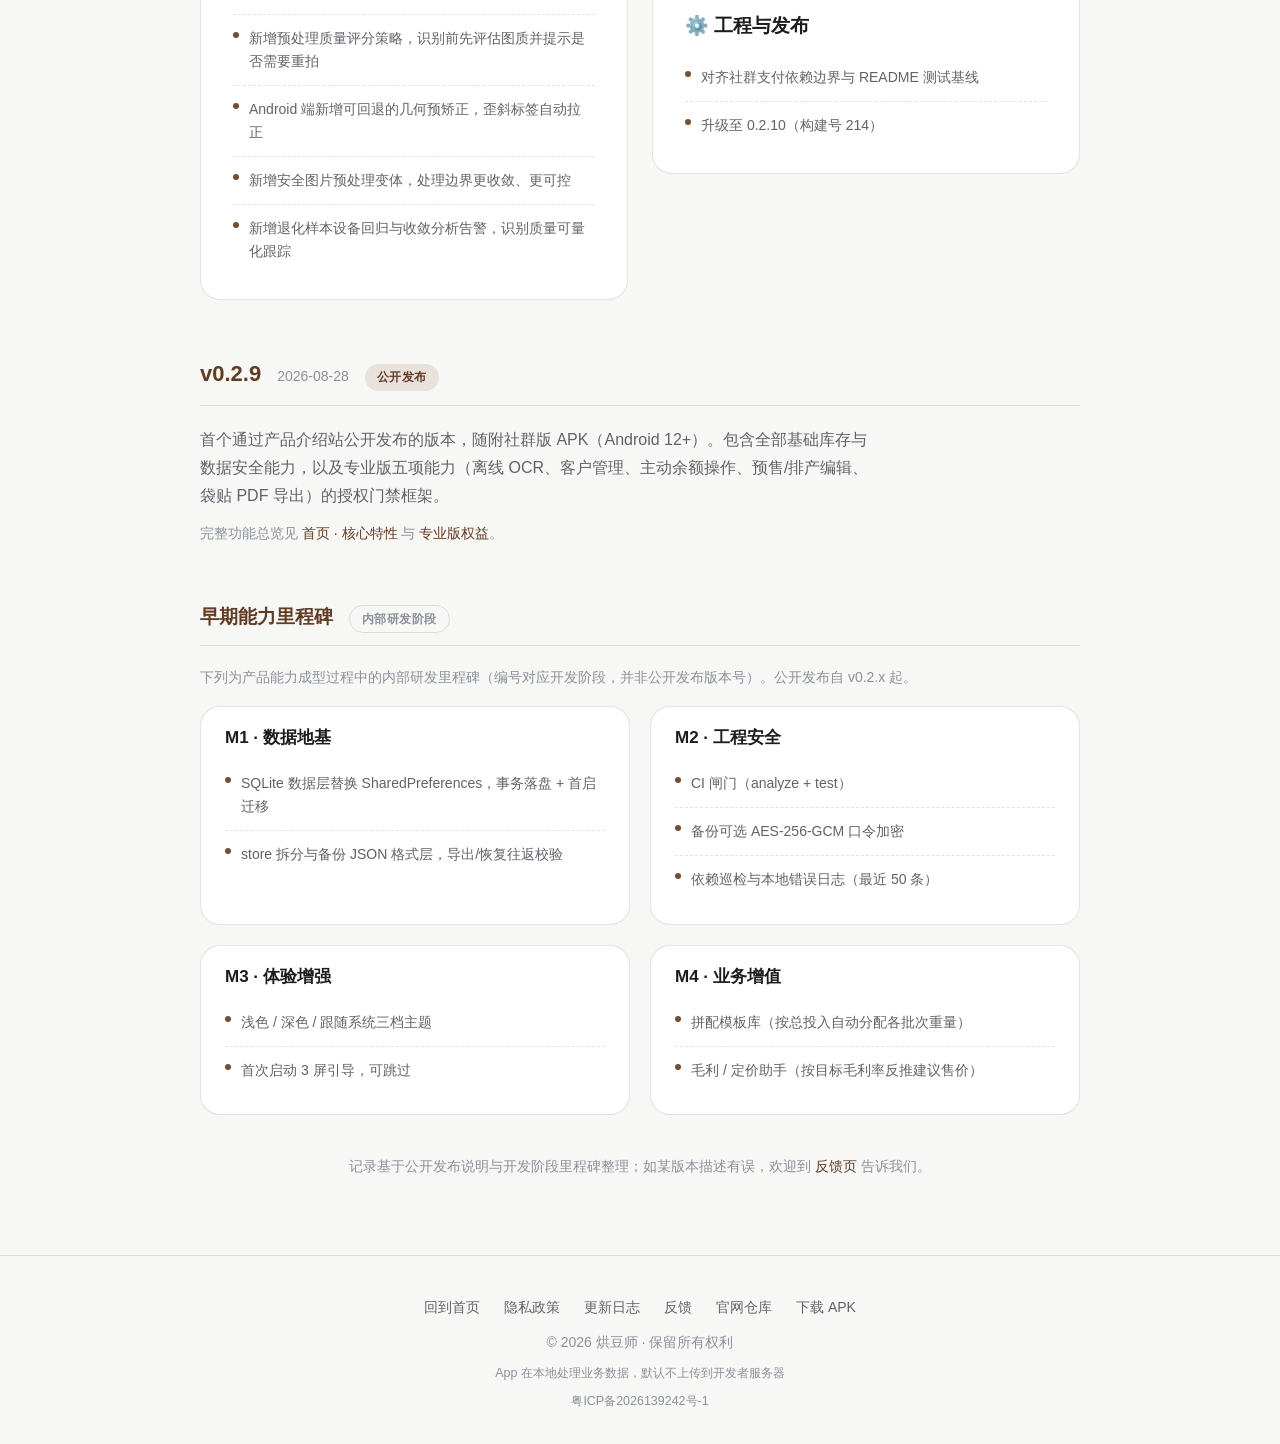
<file: changelog.html>
<!DOCTYPE html>

<html lang="zh-CN">

<head>

  <meta charset="UTF-8">

  <meta name="viewport" content="width=device-width, initial-scale=1.0">

  <title data-i18n-title="cl.title">更新日志 · 烘豆师</title>

  <meta name="description" content="烘豆师 App 各版本更新记录：离线 OCR 增强、专业版门禁、订单与客户账本、双计量库存、加密备份等能力演进。" data-i18n-content="cl.desc">

  <meta name="theme-color" content="#7B4B2A">

  <link rel="icon" type="image/svg+xml" href="assets/img/favicon.svg">

  <meta property="og:title" content="更新日志 · 烘豆师" data-i18n-content="cl.title">

  <meta property="og:description" content="烘豆师各版本更新记录与能力演进" data-i18n-content="cl.desc">

  <meta property="og:type" content="website">

  <meta property="og:image" content="assets/img/logo.svg">

  <script>

    (function () {

      try {

        var t = localStorage.getItem('hds-theme');

        if (t === 'light' || t === 'dark') document.documentElement.setAttribute('data-theme', t);

        var l = localStorage.getItem('hds-lang');

        if (l === 'zh-TW' || l === 'en') document.documentElement.lang = l;

        var s = localStorage.getItem('hds-seed');

        if (s) document.documentElement.style.setProperty('--seed', s);

      } catch (e) { /* 隐私模式下 localStorage 不可用，忽略 */ }

    })();

  </script>

  <link rel="stylesheet" href="assets/css/style.css?v=20260916a">

</head>

<body>



<a class="skip-link" href="#main">跳到主要内容</a>



<!-- ============== 导航 ==============

     结构：区块锚点（5 项） + 下载 CTA + 页面级链接（更多菜单）

     移动端：第一行 品牌 / 更多 / 控件；第二行 可横滑锚点条（CTA 固定在最左） -->

<nav class="nav">

  <div class="nav-inner">

    <a class="nav-brand" href="index.html" aria-label="烘豆师 首页">

      <img src="assets/img/logo.svg" alt="" width="28" height="28">

      <span>烘豆师</span>

    </a>

    <ul class="nav-links">

      <li class="nav-item-cta"><a class="nav-cta" href="index.html#download" data-i18n="nav.download">下载</a></li>

      <li><a href="index.html#features" data-i18n="nav.features">特性</a></li>

      <li><a href="index.html#screenshots" data-i18n="nav.screenshots">截图</a></li>

      <li><a href="index.html#privacy" data-i18n="nav.privacy">数据安全</a></li>

      <li><a href="index.html#pro" data-i18n="nav.pro">专业版</a></li>

      <li><a href="index.html#platform" data-i18n="nav.platform">平台</a></li>

    </ul>

    <details class="nav-more">

      <summary aria-label="更多页面"><span aria-hidden="true">⋯</span><span class="caret" aria-hidden="true">▾</span></summary>

      <div class="nav-menu">

        <a href="privacy.html" data-i18n="nav.privacyPolicy">隐私政策</a>

        <a href="changelog.html" data-i18n="nav.changelog">更新日志</a>

        <a href="feedback.html" data-i18n="nav.feedback">反馈</a>

      </div>

    </details>

    <div class="nav-ctl">

      <button class="ctl-btn" type="button" data-theme-toggle aria-label="主题：跟随系统" title="主题：跟随系统">

        <span class="ctl-icon" data-theme-icon>🖥️</span>

      </button>

      <select class="ctl-btn ctl-lang" data-lang-select aria-label="语言" title="语言" data-i18n-aria="ctl.lang">

        <option value="zh-CN">简体中文</option>

        <option value="zh-TW">繁體中文</option>

        <option value="en">English</option>

      </select>

    </div>

  </div>

</nav>



<!-- ============== 更新日志 ============== -->

<main id="main" class="doc-page page-changelog" tabindex="-1">

  <div class="container">

    <div class="section-head">

      <span class="eyebrow" data-i18n="cl.eyebrow">更新日志</span>

      <h2 data-i18n="cl.h2">烘豆师版本更新记录</h2>

      <p data-i18n-html="cl.lead">Android 社群版 APK 见 <a href="https://github.com/wuyi-levard/bean-roaster-site/releases" target="_blank" rel="noopener">GitHub Releases</a>。旧版也可通过 <a href="https://pan.baidu.com/s/17-IyWG9qE9T9fcUgi1DNUA?pwd=bnyg" target="_blank" rel="noopener">百度网盘</a> 下载。</p>

    </div>



    <!-- v0.2.17 -->

    <article class="cl-entry current">

      <div class="cl-head">
        <span class="ver">v0.2.17</span>
        <time class="date" datetime="2026-11-21">2026-11-21</time>
        <span class="cl-tag" data-i18n="cl.tag.published">公开发布</span>
      </div>

      <p class="cl-lede" data-i18n-html="cl.v017.lede">Android 社群版，构建号 228。<a class="inline" href="https://github.com/wuyi-levard/bean-roaster-site/releases/tag/v0.2.17" target="_blank" rel="noopener">在 GitHub 下载此版本</a>。</p>

      <div class="news-grid">
        <div class="news-group">
          <h3 data-i18n="cl.v017.license.title">社群授权与恢复</h3>
          <ul class="news-list">
            <li data-i18n="cl.v017.license.1">默认使用 V2 设备授权，继续兼容有效 V1；原手机可申请迁移，经购买记录与旧密钥证明核验后重新签发</li>
            <li data-i18n="cl.v017.license.2">V2 授权文件可单独导出、备份和重新导入；普通重装后，文件可读且设备绑定仍匹配时可恢复专业版</li>
            <li data-i18n="cl.v017.license.3">取消保存或导入失败保留原有效授权；恢复出厂或刷机后不保证旧授权文件仍能恢复</li>
          </ul>
        </div>
        <div class="news-group">
          <h3 data-i18n="cl.v017.issuer.title">签发机与历史查询</h3>
          <ul class="news-list">
            <li data-i18n="cl.v017.issuer.1">统一查看 V1/V2 签发历史，按购买人、订单、编号或码内容搜索，详情可查看并复制已留存的申请码和授权码</li>
            <li data-i18n="cl.v017.issuer.2">默认进入设备签发，常用操作集中展示；修复窗口重叠、字段对齐、窄窗导航和长码显示</li>
          </ul>
          <h3 class="news-sub" data-i18n="cl.v017.data.title">数据与隐私</h3>
          <ul class="news-list">
            <li data-i18n="cl.v017.data.1">备份恢复保留未填写的烘焙度，修复未标注拼配在豆单利润分组中的归类</li>
            <li data-i18n="cl.v017.data.2">同步授权与外部文件的隐私说明，明确授权备份与业务备份的区别；新政策需重新确认</li>
          </ul>
          <h3 class="news-sub" data-i18n="nw.gate.title">杯测与开发基线</h3>
          <ul class="news-list">
            <li data-i18n="nw.gate.1">修正 CVA 杯测描述词数量上限及缺陷杯联动规则</li>
            <li data-i18n="nw.gate.2">开发基线升级至 Flutter 3.50.0 和 Dart 3.14.0</li>
          </ul>
        </div>
      </div>

    </article>

    <!-- v0.2.14 -->

    <article class="cl-entry">

      <div class="cl-head">

        <span class="ver">v0.2.14</span>

        <span class="date" data-i18n="cl.v014.date">2026-09-21</span>

        <span class="cl-tag" data-i18n="cl.tag.published">公开发布</span>

      </div>

      <div class="news-grid">

        <div class="news-group">

          <h3 data-i18n="cl.v014.label.title"><span class="news-ico">🏷️</span> 袋贴标签体系</h3>

          <ul class="news-list">

            <li data-i18n="cl.v014.label.1">国销大档法规贴重排为前后贴，质量等级与生产者联系方式升为「大档硬门禁」（用户决策）</li>

            <li data-i18n="cl.v014.label.2">203dpi 全档达标：S/M 精简、字号口径统一、二维码显式方块渲染（实拍对照 + opencv 可解码）</li>

            <li data-i18n="cl.v014.label.3">销售 S/M 字段自选 + 自定义二维码上传（仅销售档）</li>

          </ul>

        </div>

        <div class="news-group">

          <h3 data-i18n="cl.v014.order.title"><span class="news-ico">📦</span> 豆单与订单</h3>

          <ul class="news-list">

            <li data-i18n="cl.v014.order.1">豆单产品组聚合与规格变体、完整价目表多规格适配与规格续排</li>

            <li data-i18n="cl.v014.order.2">一键发货、商品明细与待发货合并、批量发货界面修正</li>

          </ul>

          <h3 class="news-sub" data-i18n="cl.v014.ios.title"><span class="news-ico">🍎</span> iOS 与数据安全</h3>

          <ul class="news-list">

            <li data-i18n="cl.v014.ios.1">iOS 部署目标 16.0→18.2（对齐 Xcode 18.2+）；端侧 OCR 移植与 Xcode 16.2 兼容</li>

            <li data-i18n="cl.v014.ios.2">端侧备份走 security-scoped 书签；日志刷新与 WAL 恢复验证补齐</li>

          </ul>

        </div>

      </div>

    </article>


    <!-- v0.2.13 -->

    <article class="cl-entry">

      <div class="cl-head">

        <span class="ver">v0.2.13</span>

        <span class="date" data-i18n="cl.v013.date">2026-09-13</span>

      </div>

      <div class="news-grid">

        <div class="news-group">

          <h3 data-i18n="cl.v013.up.title"><span class="news-ico">🛡️</span> 升级与数据</h3>

          <ul class="news-list">

            <li data-i18n="cl.v013.up.1">修复升级误拒（重要）：迁移收敛为唯一序列并建立三道防线（全版本升级矩阵、发布版真实库 fixtures、SQLite 契约）；此前 0.2.10–0.2.12 用户升级后可能被要求重新导入备份</li>

            <li data-i18n="cl.v013.up.2">旧烘焙豆模型定为永久归档层并冻结旧写入路径；导出保存失败不再静默（避免「提示成功 + 0 字节文件」）</li>

          </ul>

        </div>

        <div class="news-group">

          <h3 data-i18n="cl.v013.exp.title"><span class="news-ico">📄</span> 导出稳定性</h3>

          <ul class="news-list">

            <li data-i18n="cl.v013.exp.1">豆单 PDF 排版压缩移出主 isolate，消除导出时的后台 ANR 断流</li>

            <li data-i18n="cl.v013.exp.2">限定批量目录写入至移动端，收敛分页</li>

          </ul>

          <h3 class="news-sub" data-i18n="cl.v013.ux.title"><span class="news-ico">🎛️</span> 体验修复</h3>

          <ul class="news-list">

            <li data-i18n="cl.v013.ux.1">首层两次返回退出；设置页客户名称并入品牌卡片</li>

            <li data-i18n="cl.v013.ux.2">主题分段按钮三段均分；导出向导冲煮参数区间距与提示完整显示</li>

          </ul>

        </div>

      </div>

    </article>



    <!-- v0.2.12 -->

    <article class="cl-entry">

      <div class="cl-head">

        <span class="ver">v0.2.12</span>

        <span class="date" data-i18n="cl.v012.date">2026-09-06</span>

      </div>

      <div class="news-grid">

        <div class="news-group">

          <h3 data-i18n="cl.v012.inv.title"><span class="news-ico">📦</span> 库存与工作台</h3>

          <ul class="news-list">

            <li data-i18n="cl.v012.inv.1">修复键盘遮挡富内容弹窗，补齐库存流水三语与备注来源，重构窄屏投入布局</li>

            <li data-i18n="cl.v012.inv.2">收敛默认筛选并合并售罄归档，修复生豆处理法快捷项按当前语言回填</li>

          </ul>

          <h3 class="news-sub" data-i18n="cl.v012.sales.title"><span class="news-ico">🚚</span> 销售履约</h3>

          <ul class="news-list">

            <li data-i18n="cl.v012.sales.1">完成现货销售发货拆分与库存分类</li>

          </ul>

        </div>

        <div class="news-group">

          <h3 data-i18n="cl.v012.order.title"><span class="news-ico">🔔</span> 订单与提醒</h3>

          <ul class="news-list">

            <li data-i18n="cl.v012.order.1">修复排产覆盖与动态权限申请、预售履约显示、排产执行与退款预填</li>

            <li data-i18n="cl.v012.order.2">修正 CVA 波段并启用后台精确通知</li>

          </ul>

          <h3 class="news-sub" data-i18n="cl.v012.i18n.title"><span class="news-ico">🌐</span> 隐私与本地化</h3>

          <ul class="news-list">

            <li data-i18n="cl.v012.i18n.1">本地化权限用途说明，补齐三语展示与窄屏交互，优化首页英文统计卡布局</li>

          </ul>

        </div>

      </div>

    </article>



    <!-- v0.2.11 -->

    <article class="cl-entry">

      <div class="cl-head">

        <span class="ver">v0.2.11</span>

        <span class="date" data-i18n="cl.v011.date">2026-09-05</span>

        <span class="cl-tag cl-tag-soft" data-i18n="cl.tag.published">公开发布</span>

      </div>

      <div class="news-grid">

        <div class="news-group">

          <h3 data-i18n="cl.v011.cva.title"><span class="news-ico">☕</span> 杯测（CVA）</h3>

          <ul class="news-list">

            <li data-i18n="cl.v011.cva.1">落地真实 CVA 评分模型与总分规则，接入选项式杯测与统计持久化</li>

            <li data-i18n="cl.v011.cva.2">重构杯测表为真实 CVA 评估，完成滑块杯测与描述笔记重构</li>

          </ul>

          <h3 class="news-sub" data-i18n="cl.v011.privacy.title"><span class="news-ico">🛡️</span> 隐私与权限</h3>

          <ul class="news-list">

            <li data-i18n="cl.v011.privacy.1">建立版本化政策事实源与同意状态，新增启动同意门禁与隐私/权限设置页</li>

            <li data-i18n="cl.v011.privacy.2">通知权限改为按需申请，加固跨卸载备份与恢复</li>

          </ul>

        </div>

        <div class="news-group">

          <h3 data-i18n="cl.v011.order.title"><span class="news-ico">🧾</span> 订单与客户</h3>

          <ul class="news-list">

            <li data-i18n="cl.v011.order.1">补齐分次退货退款闭环，改善订单排序与响应式可用性</li>

            <li data-i18n="cl.v011.order.2">修复预售排产投入映射与售后库存闭合</li>

          </ul>

          <h3 class="news-sub" data-i18n="cl.v011.i18n.title"><span class="news-ico">🌐</span> 全面本地化</h3>

          <ul class="news-list">

            <li data-i18n="cl.v011.i18n.1">补齐三语展示与历史数据兜底，修复窄屏交互与英文布局</li>

          </ul>

        </div>

      </div>

    </article>



    <!-- v0.2.10 -->

    <article class="cl-entry">

      <div class="cl-head">

        <span class="ver">v0.2.10</span>

        <span class="date">2026-08-28</span>

        <span class="cl-tag cl-tag-soft" data-i18n="cl.tag.published">公开发布</span>

      </div>

      <div class="news-grid">

        <div class="news-group">

          <h3 data-i18n="cl.ocr.title"><span class="news-ico">🔍</span> 离线 OCR 大幅增强</h3>

          <ul class="news-list">

            <li data-i18n="cl.ocr.1">接入图片预处理与质量兜底识别，脏污、模糊、反光的生豆袋贴也能更稳地识别</li>

            <li data-i18n="cl.ocr.2">新增预处理质量评分策略，识别前先评估图质并提示是否需要重拍</li>

            <li data-i18n="cl.ocr.3">Android 端新增可回退的几何预矫正，歪斜标签自动拉正</li>

            <li data-i18n="cl.ocr.4">新增安全图片预处理变体，处理边界更收敛、更可控</li>

            <li data-i18n="cl.ocr.5">新增退化样本设备回归与收敛分析告警，识别质量可量化跟踪</li>

          </ul>

        </div>

        <div class="news-group">

          <h3 data-i18n="cl.gate.title"><span class="news-ico">🔔</span> 专业版门禁体验</h3>

          <ul class="news-list">

            <li data-i18n="cl.gate.1">未授权功能改用根层弹窗提示，点击即跳转到「专业版权益」入口</li>

          </ul>

          <h3 class="news-sub" data-i18n="cl.eng.title"><span class="news-ico">⚙️</span> 工程与发布</h3>

          <ul class="news-list">

            <li data-i18n="cl.eng.1">对齐社群支付依赖边界与 README 测试基线</li>

            <li data-i18n="cl.eng.2">升级至 0.2.10（构建号 214）</li>

          </ul>

        </div>

      </div>

    </article>



    <!-- v0.2.9 -->

    <article class="cl-entry">

      <div class="cl-head">

        <span class="ver">v0.2.9</span>

        <span class="date">2026-08-28</span>

        <span class="cl-tag cl-tag-soft" data-i18n="cl.tag.published">公开发布</span>

      </div>

      <p class="cl-lede" data-i18n="cl.v029.lede">首个通过产品介绍站公开发布的版本，随附社群版 APK（Android 12+）。包含全部基础库存与数据安全能力，以及专业版五项能力（离线 OCR、客户管理、主动余额操作、预售/排产编辑、袋贴 PDF 导出）的授权门禁框架。</p>

      <p class="cl-note" data-i18n-html="cl.v029.note">完整功能总览见 <a href="index.html#features">首页 · 核心特性</a> 与 <a href="index.html#pro">专业版权益</a>。</p>

    </article>



    <!-- 早期能力里程碑 -->

    <article class="cl-entry">

      <div class="cl-head">

        <span class="ver ver--sm" data-i18n="cl.early.title">早期能力里程碑</span>

        <span class="cl-tag cl-tag-muted" data-i18n="cl.early.tag">内部研发阶段</span>

      </div>

      <p class="cl-note" data-i18n="cl.early.note">下列为产品能力成型过程中的内部研发里程碑（编号对应开发阶段，并非公开发布版本号）。公开发布自 v0.2.x 起。</p>

      <div class="milestones">

        <div class="ms">

          <h4 data-i18n="ms1.title">M1 · 数据地基</h4>

          <ul class="news-list">

            <li data-i18n="ms1.1">SQLite 数据层替换 SharedPreferences，事务落盘 + 首启迁移</li>

            <li data-i18n="ms1.2">store 拆分与备份 JSON 格式层，导出/恢复往返校验</li>

          </ul>

        </div>

        <div class="ms">

          <h4 data-i18n="ms2.title">M2 · 工程安全</h4>

          <ul class="news-list">

            <li data-i18n="ms2.1">CI 闸门（analyze + test）</li>

            <li data-i18n="ms2.2">备份可选 AES-256-GCM 口令加密</li>

            <li data-i18n="ms2.3">依赖巡检与本地错误日志（最近 50 条）</li>

          </ul>

        </div>

        <div class="ms">

          <h4 data-i18n="ms3.title">M3 · 体验增强</h4>

          <ul class="news-list">

            <li data-i18n="ms3.1">浅色 / 深色 / 跟随系统三档主题</li>

            <li data-i18n="ms3.2">首次启动 3 屏引导，可跳过</li>

          </ul>

        </div>

        <div class="ms">

          <h4 data-i18n="ms4.title">M4 · 业务增值</h4>

          <ul class="news-list">

            <li data-i18n="ms4.1">拼配模板库（按总投入自动分配各批次重量）</li>

            <li data-i18n="ms4.2">毛利 / 定价助手（按目标毛利率反推建议售价）</li>

          </ul>

        </div>

      </div>

    </article>



    <p class="news-note" data-i18n-html="cl.footnote">记录基于公开发布说明与开发阶段里程碑整理；如某版本描述有误，欢迎到 <a href="feedback.html">反馈页</a> 告诉我们。</p>

  </div>

</main>



<!-- ============== Footer ============== -->

<footer>

  <div class="container">

    <div class="links">

      <a href="index.html" data-i18n="foot.home">回到首页</a>

      <a href="privacy.html" data-i18n="foot.privacy">隐私政策</a>

      <a href="changelog.html" data-i18n="foot.changelog">更新日志</a>

      <a href="feedback.html" data-i18n="foot.feedback">反馈</a>

      <a href="https://github.com/wuyi-levard/bean-roaster-site" target="_blank" rel="noopener" data-i18n="foot.repo">官网仓库</a>

      <a href="https://github.com/wuyi-levard/bean-roaster-site/releases" target="_blank" rel="noopener" data-i18n="foot.release">下载 APK</a>

    </div>

    <div>© <span data-year>2026</span> <span data-i18n="foot.copy">烘豆师 · 保留所有权利</span></div>

    <div class="foot-sub" data-i18n="foot.nodata">App 在本地处理业务数据，默认不上传到开发者服务器</div>

    <div class="foot-sub foot-beian"><a href="https://beian.miit.gov.cn/" target="_blank" rel="noopener">粤ICP备2026139242号-1</a></div>
  </div>

</footer>



<script src="assets/js/i18n.js?v=20261121v017"></script>

<script src="assets/js/main.js?v=20260909a"></script>

</body>

</html>
</file>
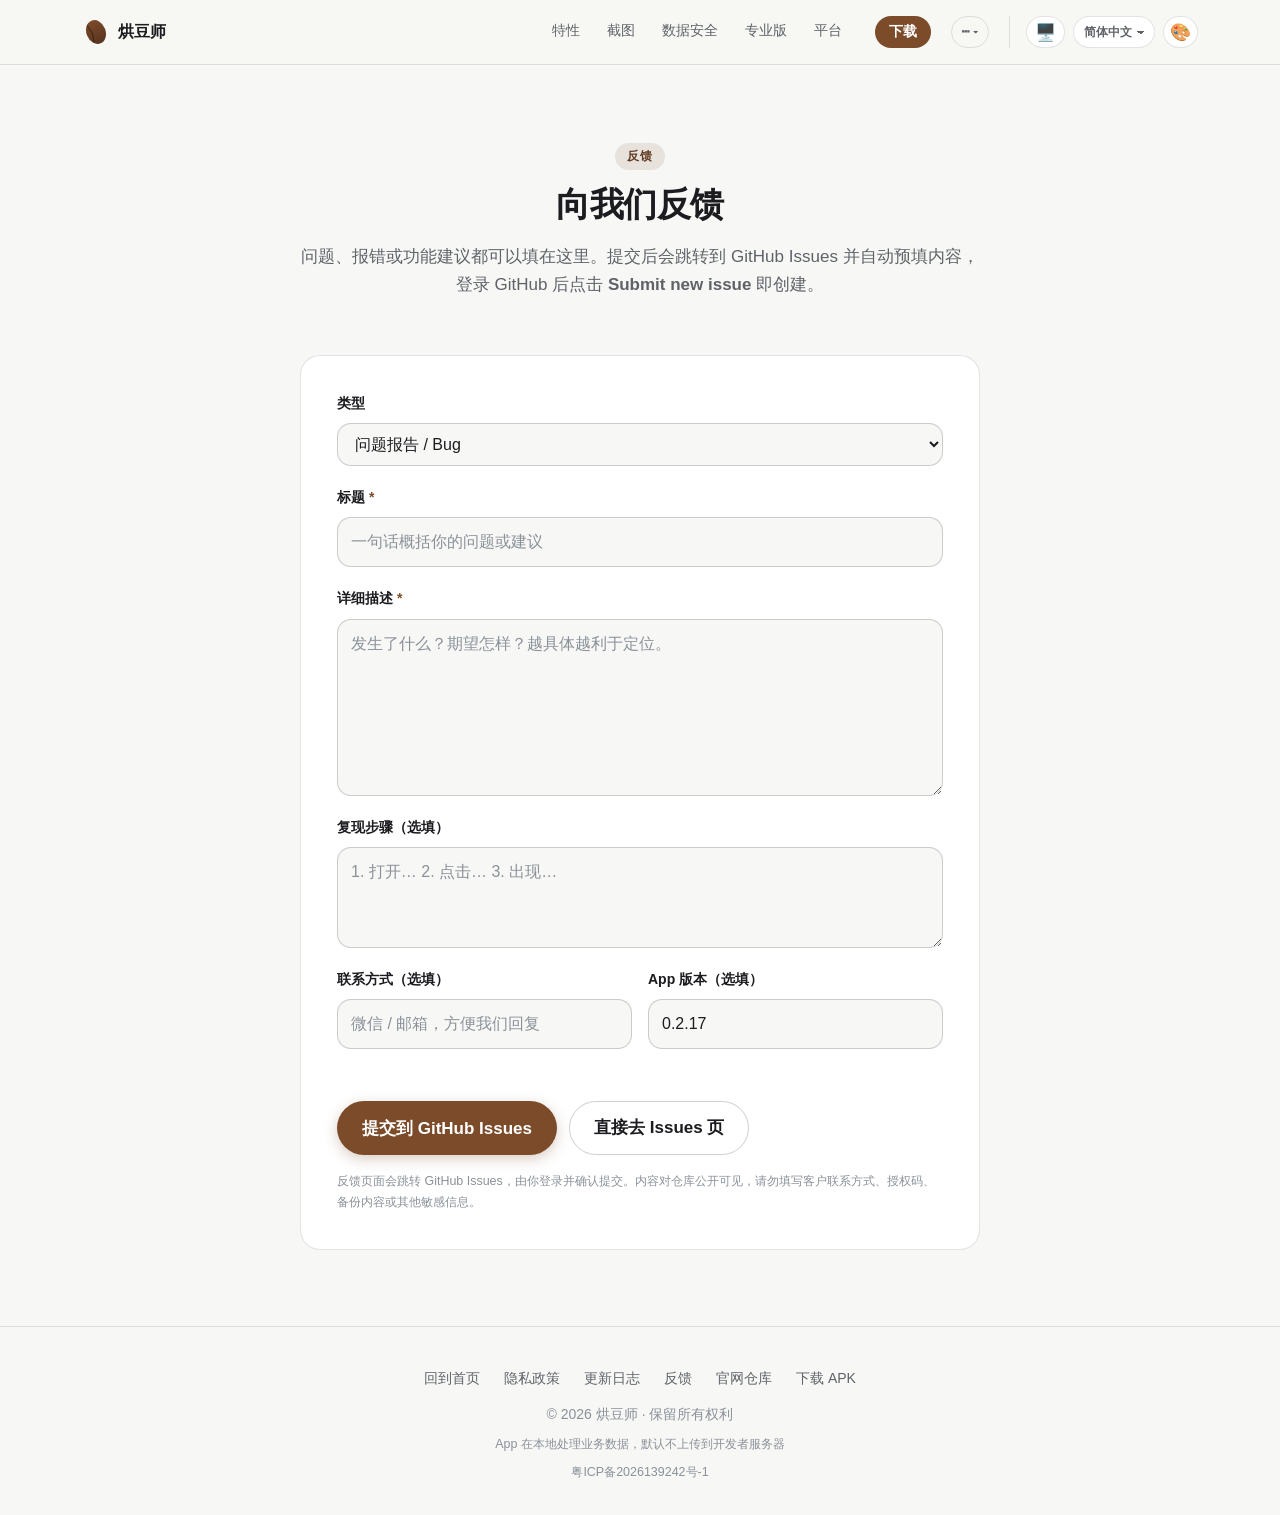
<file: feedback.html>
<!DOCTYPE html>

<html lang="zh-CN" data-page-node-id="iIGDsj82sxe5qlwGGb02nL">

<head data-page-node-id="oo6kbVxVpiueGMJiBDvU0I">

  <meta charset="UTF-8" data-page-node-id="GPV1RbSodZbZzHQAEEYC6L">

  <meta name="viewport" content="width=device-width, initial-scale=1.0" data-page-node-id="mILxK6OLkrWZybw7jiN5MT">

  <title data-i18n-title="fb.title">反馈 · 烘豆师</title>

  <meta name="description" content="向烘豆师开发团队反馈问题、建议或报错。提交会预填到 GitHub Issues，登录后一键创建。" data-i18n-content="fb.desc" data-page-node-id="xkGvodUL2L6b03hELEvMad">

  <meta name="theme-color" content="#7B4B2A" data-page-node-id="IQgH8t2BnC4G6UwQPAMRIk">

  <link rel="icon" type="image/svg+xml" href="assets/img/favicon.svg" data-page-node-id="NYMCJfaokUB3aOvDAIsazj">

  <meta property="og:title" content="反馈 · 烘豆师" data-i18n-content="fb.title" data-page-node-id="ITGAMvjCDlCaMihgdJoTF3">

  <meta property="og:description" content="向烘豆师开发团队提交反馈，同步到 GitHub Issues" data-i18n-content="fb.desc" data-page-node-id="q6IASoR6LKiEZZ201VlsDa">

  <meta property="og:type" content="website" data-page-node-id="AkmKSCeQ6GClsqRGhrYyrf">

  <meta property="og:image" content="assets/img/logo.svg" data-page-node-id="pY4RFBNJuB0iglWDqcoJJh">

  <script>

    (function () {

      try {

        var t = localStorage.getItem('hds-theme');

        if (t === 'light' || t === 'dark') document.documentElement.setAttribute('data-theme', t);

        var l = localStorage.getItem('hds-lang');

        if (l === 'zh-TW' || l === 'en') document.documentElement.lang = l;

        var s = localStorage.getItem('hds-seed');

        if (s) document.documentElement.style.setProperty('--seed', s);

      } catch (e) { /* 隐私模式下 localStorage 不可用，忽略 */ }

    })();

  </script>

  <link rel="stylesheet" href="assets/css/style.css?v=20260916a" data-page-node-id="kFfNFLS2OD2l6k8heBUoXP">

</head>

<body data-page-node-id="JPMyebU2H6yDYk64sF5mUV">



<a class="skip-link" href="#main" data-page-node-id="ijXpDBC69hCOFHXMFF1LhL">跳到主要内容</a>



<!-- ============== 导航 ==============

     结构：区块锚点（5 项） + 下载 CTA + 页面级链接（更多菜单）

     移动端：第一行 品牌 / 更多 / 控件；第二行 可横滑锚点条（CTA 固定在最左） -->

<nav class="nav" data-page-node-id="KqTtb0mbNss37JwczEzzLF">

  <div class="nav-inner" data-page-node-id="Xfa0gEjzrsu9bJYHIrBn4v">

    <a class="nav-brand" href="index.html" aria-label="烘豆师 首页" data-page-node-id="lvdIRMfhwKFjObnc7Jxxjy">

      <img src="assets/img/logo.svg" alt="" width="28" height="28" data-page-node-id="iKAe89uZrKX6APYfY7dBgc">

      <span data-page-node-id="AxNGeMPhO7zIG2WDpVLdto">烘豆师</span>

    </a>

    <ul class="nav-links" data-page-node-id="CBvSPCIuxnyfJC51MhQCII">

      <li class="nav-item-cta" data-page-node-id="alM0emqkseEMCVhRH9elED"><a class="nav-cta" href="index.html#download" data-i18n="nav.download" data-page-node-id="xTcVxFBhso1UU4Pn7pR3kJ">下载</a></li>

      <li data-page-node-id="PVYKya7F6mz6v4Kvk5PBSq"><a href="index.html#features" data-i18n="nav.features" data-page-node-id="TXyEGzMaVClPKYawqgrk4N">特性</a></li>

      <li data-page-node-id="yMAMEjxfJrqrcDxN2Kf0FM"><a href="index.html#screenshots" data-i18n="nav.screenshots" data-page-node-id="hgahbvhENqSPBZ3pgvK0xE">截图</a></li>

      <li data-page-node-id="E2auUivhpkoTqLb6r0bA6x"><a href="index.html#privacy" data-i18n="nav.privacy" data-page-node-id="jNU9DCBn3nZ28flchjvxwe">数据安全</a></li>

      <li data-page-node-id="GHc6jBvkmOboDBYSsD7naP"><a href="index.html#pro" data-i18n="nav.pro" data-page-node-id="pshQ5gjQCKBKeGJ9JACsFI">专业版</a></li>

      <li data-page-node-id="YN8CznUnQeftfifhKhHzaZ"><a href="index.html#platform" data-i18n="nav.platform" data-page-node-id="GPdFjT9iYLWkpQstp0nyJ0">平台</a></li>

    </ul>

    <details class="nav-more" data-page-node-id="0I58b1dwJVaBTR0RCJLEez">

      <summary aria-label="更多页面" data-page-node-id="I4uFQi1J1e32XV6RZnP7Ac"><span aria-hidden="true" data-page-node-id="B5KxmxH1KUpD6e5V0yK3LB">⋯</span><span class="caret" aria-hidden="true" data-page-node-id="DL9Izj2xVPxp7XzRX1ysUw">▾</span></summary>

      <div class="nav-menu" data-page-node-id="q9UizWHBbEn8y4ZCOkXoA2">

        <a href="privacy.html" data-i18n="nav.privacyPolicy" data-page-node-id="4fz45HkHUx3V4MyV8yoKzs">隐私政策</a>

        <a href="changelog.html" data-i18n="nav.changelog" data-page-node-id="C26CimtAuK26YpQQwpXVEz">更新日志</a>

        <a href="feedback.html" data-i18n="nav.feedback" data-page-node-id="Piri0ZCX6yCP0NziE2yYIy">反馈</a>

      </div>

    </details>

    <div class="nav-ctl" data-page-node-id="Ax4HGtOl7LKkgbKNEw8Sf6">

      <button class="ctl-btn" type="button" data-theme-toggle aria-label="主题：跟随系统" title="主题：跟随系统" data-page-node-id="A68Ro9xzUr0fT5bgAxiyyf">

        <span class="ctl-icon" data-theme-icon data-page-node-id="8clT6CX2pgnjxZZIljxeGh">🖥️</span>

      </button>

      <select class="ctl-btn ctl-lang" data-lang-select aria-label="语言" title="语言" data-i18n-aria="ctl.lang" data-page-node-id="5s7BJ4C5859fux0AH7r8ih">

        <option value="zh-CN" data-page-node-id="ZDhl3YPRnCjnWYzKLLWGiE">简体中文</option>

        <option value="zh-TW" data-page-node-id="eOJk4pmEJW6n7XswfKNRwu">繁體中文</option>

        <option value="en" data-page-node-id="hf5CgZGyGcJoBNyddh1PoK">English</option>

      </select>

    </div>

  </div>

</nav>



<!-- ============== 反馈 ============== -->

<main id="main" class="doc-page page-feedback" tabindex="-1" data-page-node-id="UrFvO1XAwT9E0WpHeuEB9U">

  <div class="container" data-page-node-id="uOVGSic2qfD5goxT0gHJ0q">

    <div class="section-head" data-page-node-id="TkvCkxRZBVFrAGhh65ptkS">

      <span class="eyebrow" data-i18n="fb.eyebrow" data-page-node-id="DAaQSS1reyME8qIFsCeQh3">反馈</span>

      <h2 data-i18n="fb.h2" data-page-node-id="N4f0C97gDdOrqvgQkdGSRe">向我们反馈</h2>

      <p data-i18n-html="fb.lead" data-page-node-id="8QHnsYqoHrM4cZXqzYKspL">问题、报错或功能建议都可以填在这里。提交后会跳转到 GitHub Issues 并自动预填内容，登录 GitHub 后点击 <strong data-page-node-id="hFDsyXWlmAZf5lp3Dqb4ZE">Submit new issue</strong> 即创建。</p>

    </div>



    <form class="feedback-form" data-feedback-form novalidate data-page-node-id="ueY9Rk4goHiuJKR4fHOXuu">

      <div class="field" data-page-node-id="KNSKodQVFVKYIoqteRcBE5">

        <label for="fb-type" data-i18n="fb.type" data-page-node-id="7zBsImcXwQujQIkS4Jwejo">类型</label>

        <select id="fb-type" name="type" data-page-node-id="6sfY0Fd08iiOYnYxMGDkJL">

          <option value="bug" data-i18n="fb.type.bug" data-page-node-id="LWOYKFFIdtnucws0Dhbwj7">问题报告 / Bug</option>

          <option value="feature" data-i18n="fb.type.feat" data-page-node-id="7Rib6VT7AqUMpP0q62ZmZu">功能建议</option>

          <option value="other" data-i18n="fb.type.other" data-page-node-id="ii9crp9izQMCloLK0rOyqn">其他</option>

        </select>

      </div>



      <div class="field" data-page-node-id="slm4xcxX8ErCOGIZy1W18l">

        <label for="fb-title" data-page-node-id="CuDz53hGul1TagUjcx0Cv9"><span data-i18n="fb.titleL" data-page-node-id="VET5nyGpzdcKHObn83ZqFx">标题</span> <span class="req" data-page-node-id="1C7YFAzXj4Mf554deM7CSD">*</span></label>

        <input id="fb-title" name="title" type="text" maxlength="120" placeholder="一句话概括你的问题或建议" data-i18n-ph="fb.titlePH" required data-page-node-id="pppmWloVEZWeM1WPwjCagp">

      </div>



      <div class="field" data-page-node-id="HkAkQqgn1p8iTYjWD2qrd0">

        <label for="fb-desc" data-page-node-id="QpYWc3411wBwdsdElMPCoR"><span data-i18n="fb.descL" data-page-node-id="KWf49sJSvdTIu1mnZ5rQzX">详细描述</span> <span class="req" data-page-node-id="uev5EEX9MnCOJYDPPF4GZN">*</span></label>

        <textarea id="fb-desc" name="desc" rows="6" maxlength="2000" placeholder="发生了什么？期望怎样？越具体越利于定位。" data-i18n-ph="fb.descPH" required></textarea>

      </div>



      <div class="field" data-page-node-id="Xa0Km70PoPY0bJJirPq5s9">

        <label for="fb-steps" data-i18n="fb.stepsL" data-page-node-id="zmep7YSPHypX1RDAQt32EP">复现步骤（选填）</label>

        <textarea id="fb-steps" name="steps" rows="3" maxlength="1000" placeholder="1. 打开… 2. 点击… 3. 出现…" data-i18n-ph="fb.stepsPH"></textarea>

      </div>



      <div class="field-row" data-page-node-id="WvsnStctcAhKK5mLn6QL26">

        <div class="field" data-page-node-id="tgisYQQ9WETrHrgywuBdOK">

          <label for="fb-contact" data-i18n="fb.contactL" data-page-node-id="ADYHSESiVwMxUKSE8em6Nx">联系方式（选填）</label>

          <input id="fb-contact" name="contact" type="text" maxlength="80" placeholder="微信 / 邮箱，方便我们回复" data-i18n-ph="fb.contactPH" data-page-node-id="FyeYi6v6H1c0p1EqYFSAwQ">

        </div>

        <div class="field" data-page-node-id="fBZTG3BIkg20YVTbOHSver">

          <label for="fb-ver" data-i18n="fb.verL" data-page-node-id="GmAzZs30kTMa2sbEY8FSNt">App 版本（选填）</label>

          <input id="fb-ver" name="version" type="text" maxlength="32" value="0.2.17" placeholder="0.2.17" data-page-node-id="IxHIFFu9AS4icCsNrDzhnh">

        </div>

      </div>



      <p class="fb-err" data-fb-err hidden data-page-node-id="04Oomyee21r4jcfZaM4hdz"></p>



      <div class="btn-row btn-row--start" data-page-node-id="bxK9Db1k8nRCPaCRTR8Ftg">

        <button type="submit" class="btn btn-primary" data-i18n="fb.submit" data-page-node-id="blDdOdbL3KJnMHpsC0a6iw">提交到 GitHub Issues</button>

        <a class="btn btn-ghost" href="https://github.com/wuyi-levard/bean-roaster-site/issues" target="_blank" rel="noopener" data-i18n="fb.goto" data-page-node-id="ETd7qJsGMDEUIPrV1GwiWO">直接去 Issues 页</a>

      </div>

      <p class="fb-hint" data-i18n="fb.hint" data-page-node-id="09Pww1iG1VtXyCtxdrZGsS">反馈页面会跳转 GitHub Issues，由你登录并确认提交。内容对仓库公开可见，请勿填写客户联系方式、授权码、备份内容或其他敏感信息。</p>

    </form>

  </div>

</main>



<!-- ============== Footer ============== -->

<footer data-page-node-id="SLpzQREDNROKo9O3K1X47l">

  <div class="container" data-page-node-id="woPwoEOeDEtCyHYL6HlH7t">

    <div class="links" data-page-node-id="JEhp0S0fEUpb99jfxFZhRI">

      <a href="index.html" data-i18n="foot.home" data-page-node-id="Baq83wpYqcxdrZKlDqrUAC">回到首页</a>

      <a href="privacy.html" data-i18n="foot.privacy" data-page-node-id="XUItIKWsYZobWu3CcIbCzx">隐私政策</a>

      <a href="changelog.html" data-i18n="foot.changelog" data-page-node-id="1PiJbDuvuBOeJUXvrjlsuI">更新日志</a>

      <a href="feedback.html" data-i18n="foot.feedback" data-page-node-id="rtUv3gGt4AebFGkqd27K0F">反馈</a>

      <a href="https://github.com/wuyi-levard/bean-roaster-site" target="_blank" rel="noopener" data-i18n="foot.repo" data-page-node-id="GcVmXB3ArkqIT0xqlxxx0i">官网仓库</a>

      <a href="https://github.com/wuyi-levard/bean-roaster-site/releases" target="_blank" rel="noopener" data-i18n="foot.release" data-page-node-id="ePIfvMHeCspd7gGwvMGFWh">下载 APK</a>

    </div>

    <div data-page-node-id="GJnv7GD9ACdPFhN6zgO4MV">© <span data-year data-page-node-id="qyAZq8QISPkKrLJPTjecWn">2026</span> <span data-i18n="foot.copy" data-page-node-id="CMUgCnwALmlY9F0o71NUJj">烘豆师 · 保留所有权利</span></div>

    <div class="foot-sub" data-i18n="foot.nodata" data-page-node-id="ymuKaSnQAdXC7M1u7lmytq">App 在本地处理业务数据，默认不上传到开发者服务器</div>

    <div class="foot-sub foot-beian"><a href="https://beian.miit.gov.cn/" target="_blank" rel="noopener">粤ICP备2026139242号-1</a></div>
  </div>

</footer>



<script src="assets/js/i18n.js?v=20261121"></script>

<script src="assets/js/main.js?v=20260909a"></script>

</body>

</html>
</file>
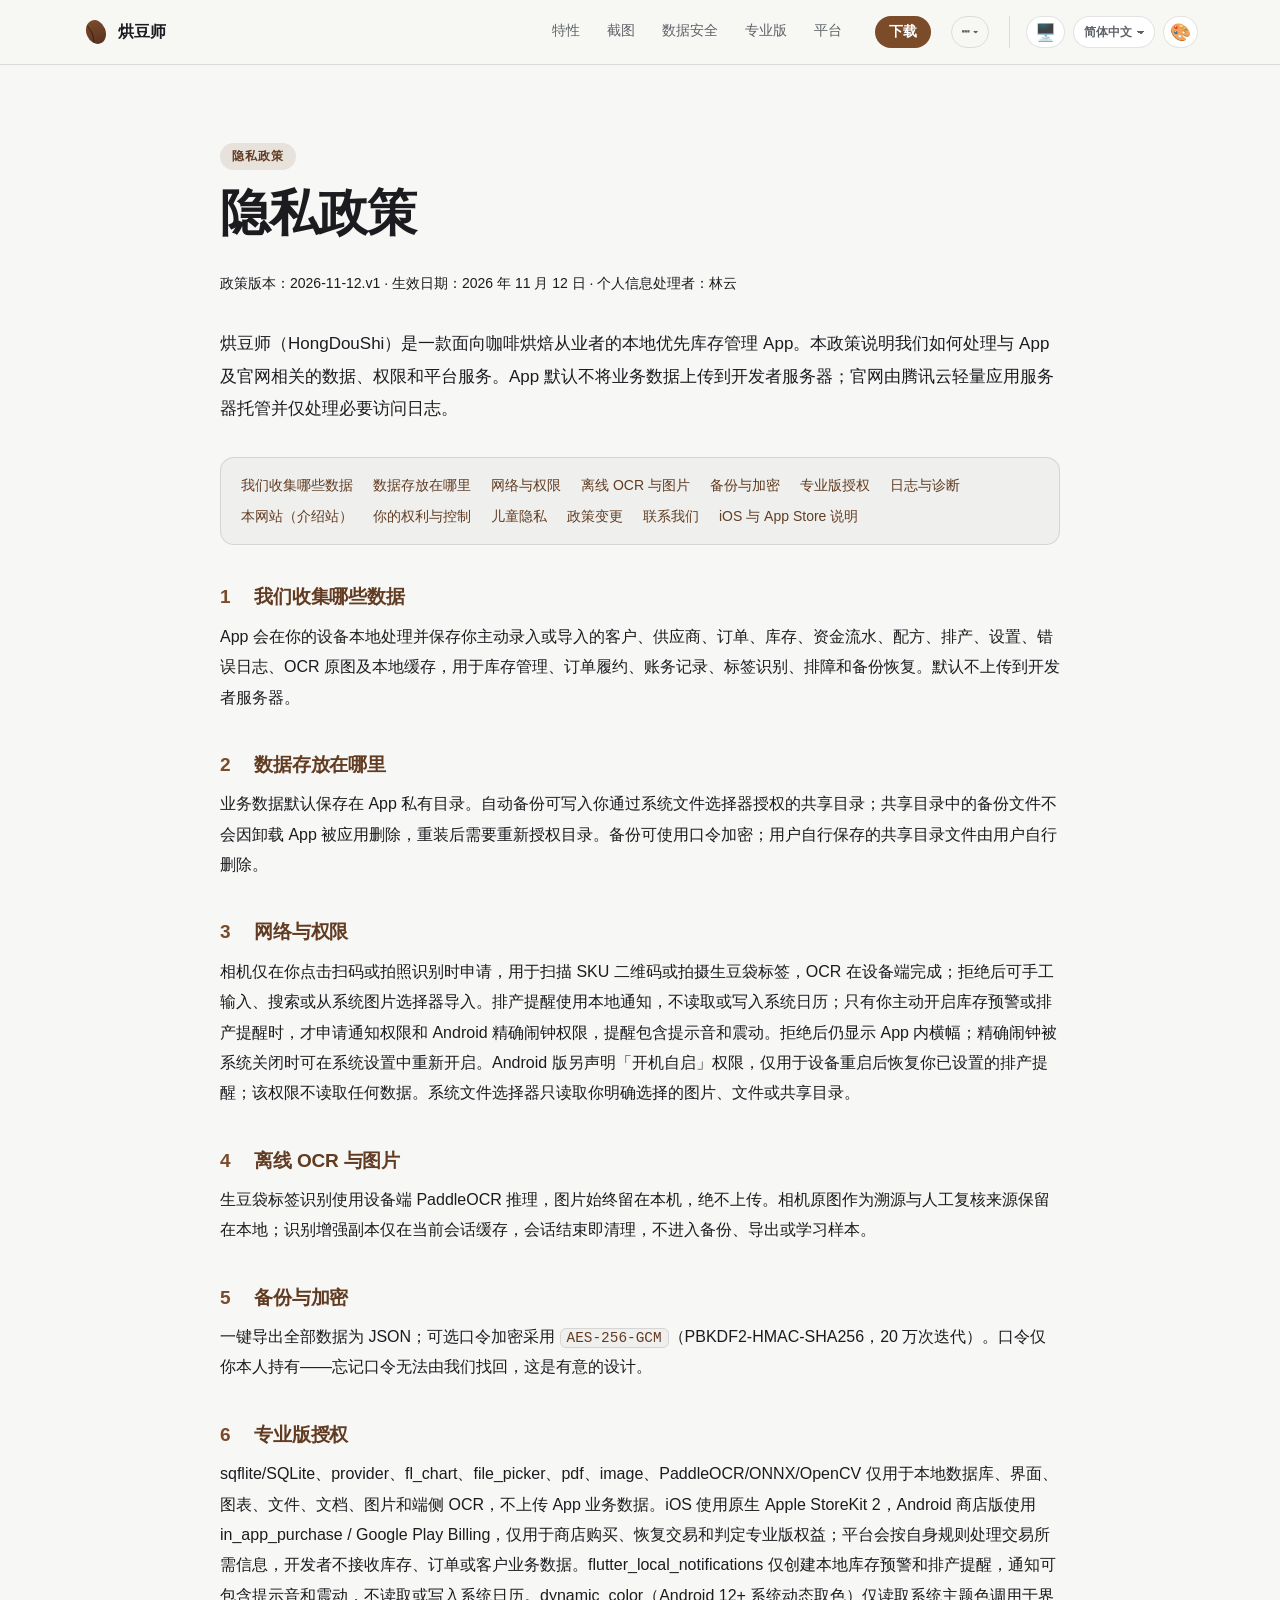
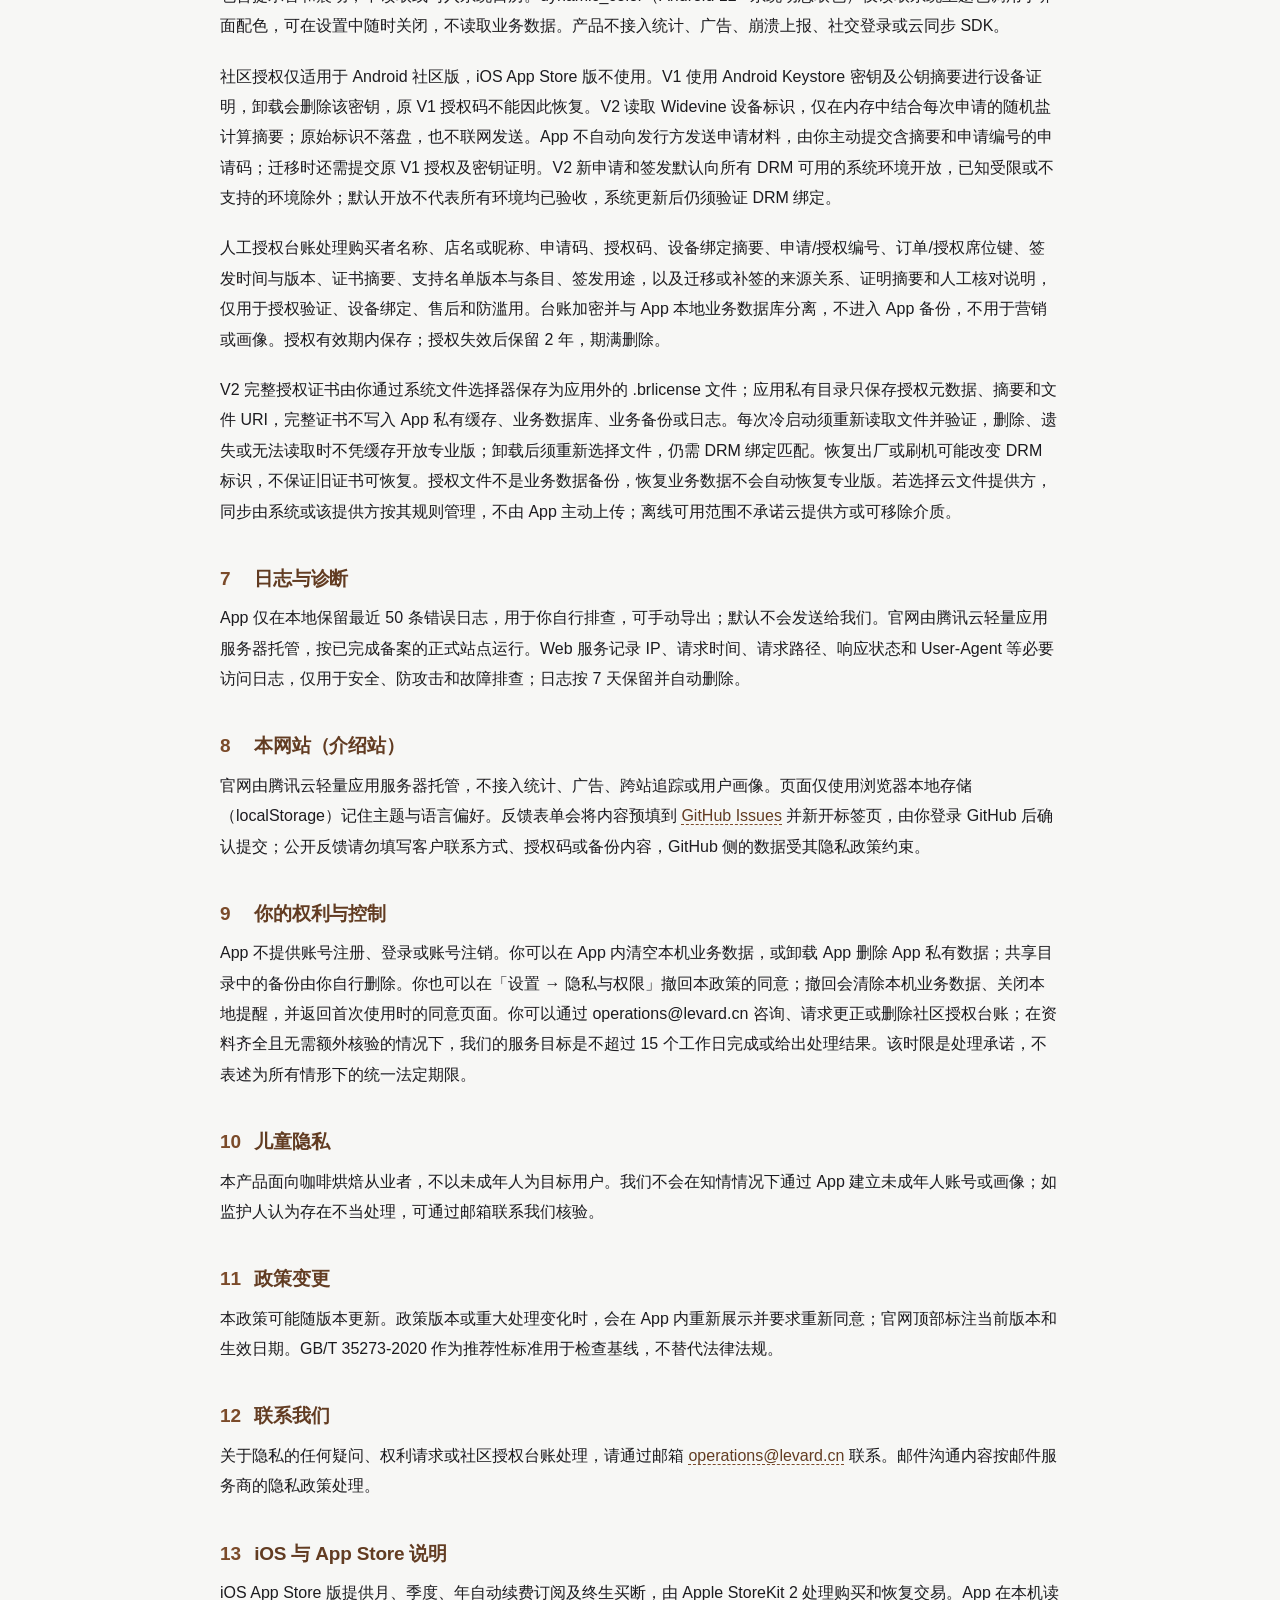
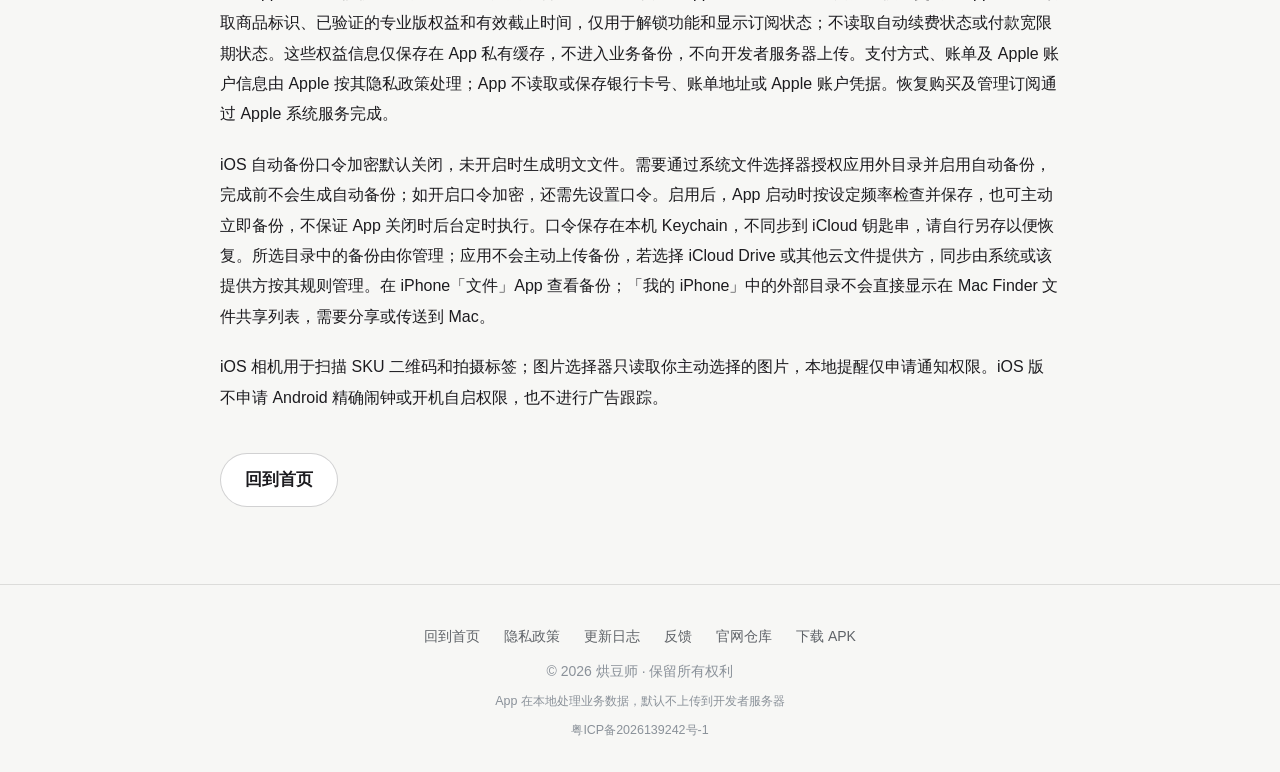
<file: privacy.html>
<!DOCTYPE html>
<html lang="zh-CN">
<head>
  <meta charset="UTF-8">
  <meta name="viewport" content="width=device-width, initial-scale=1.0">
  <title data-i18n-title="pv.title">隐私政策 · 烘豆师</title>
  <meta name="description" content="烘豆师 HongDouShi 隐私政策：个人信息处理者为林云，说明本地业务数据、权限、平台服务、官网日志与用户权利。" data-i18n-content="pv.desc">
  <meta name="theme-color" content="#7B4B2A">
  <link rel="icon" type="image/svg+xml" href="assets/img/favicon.svg">
  <meta property="og:title" content="隐私政策 · 烘豆师" data-i18n-content="pv.title">
  <meta property="og:description" content="本地优先的咖啡烘焙库存 App，不向开发者或第三方上传业务数据。" data-i18n-content="pv.desc">
  <meta property="og:type" content="website">
  <meta property="og:image" content="assets/img/logo.svg">
  <script>
    (function () {
      try {
        var t = localStorage.getItem('hds-theme');
        if (t === 'light' || t === 'dark') document.documentElement.setAttribute('data-theme', t);
        var l = localStorage.getItem('hds-lang');
        if (l === 'zh-TW' || l === 'en') document.documentElement.lang = l;
        var s = localStorage.getItem('hds-seed');
        if (s) document.documentElement.style.setProperty('--seed', s);
      } catch (e) { /* 隐私模式下 localStorage 不可用，忽略 */ }
    })();
  </script>
  <link rel="stylesheet" href="assets/css/style.css?v=20260916a">
</head>
<body>

<a class="skip-link" href="#main">跳到主要内容</a>

<!-- ============== 导航 ==============
     结构：区块锚点（5 项） + 下载 CTA + 页面级链接（更多菜单）
     移动端：第一行 品牌 / 更多 / 控件；第二行 可横滑锚点条（CTA 固定在最左） -->
<nav class="nav">
  <div class="nav-inner">
    <a class="nav-brand" href="index.html" aria-label="烘豆师 首页">
      <img src="assets/img/logo.svg" alt="" width="28" height="28">
      <span>烘豆师</span>
    </a>
    <ul class="nav-links">
      <li class="nav-item-cta"><a class="nav-cta" href="index.html#download" data-i18n="nav.download">下载</a></li>
      <li><a href="index.html#features" data-i18n="nav.features">特性</a></li>
      <li><a href="index.html#screenshots" data-i18n="nav.screenshots">截图</a></li>
      <li><a href="index.html#privacy" data-i18n="nav.privacy">数据安全</a></li>
      <li><a href="index.html#pro" data-i18n="nav.pro">专业版</a></li>
      <li><a href="index.html#platform" data-i18n="nav.platform">平台</a></li>
    </ul>
    <details class="nav-more">
      <summary aria-label="更多页面"><span aria-hidden="true">⋯</span><span class="caret" aria-hidden="true">▾</span></summary>
      <div class="nav-menu">
        <a href="privacy.html" data-i18n="nav.privacyPolicy">隐私政策</a>
        <a href="changelog.html" data-i18n="nav.changelog">更新日志</a>
        <a href="feedback.html" data-i18n="nav.feedback">反馈</a>
      </div>
    </details>
    <div class="nav-ctl">
      <button class="ctl-btn" type="button" data-theme-toggle aria-label="主题：跟随系统" title="主题：跟随系统">
        <span class="ctl-icon" data-theme-icon>🖥️</span>
      </button>
      <select class="ctl-btn ctl-lang" data-lang-select aria-label="语言" title="语言" data-i18n-aria="ctl.lang">
        <option value="zh-CN">简体中文</option>
        <option value="zh-TW">繁體中文</option>
        <option value="en">English</option>
      </select>
    </div>
  </div>
</nav>

<!-- ============== 隐私政策 ============== -->
<main id="main" class="doc-page" tabindex="-1">
  <div class="container">
    <div class="policy-doc">
      <div class="section-head section-head--start">
        <span class="eyebrow" data-i18n="pv.eyebrow">隐私政策</span>
        <h1 data-i18n="pv.h1">隐私政策</h1>
      </div>
      <p class="text-muted updated" data-i18n="pv.updated">政策版本：2026-11-12.v1 · 生效日期：2026 年 11 月 12 日 · 个人信息处理者：林云</p>
      <p class="intro" data-i18n-html="pv.intro">烘豆师（HongDouShi）是一款面向咖啡烘焙从业者的本地优先库存管理 App。本政策说明我们如何处理与 App 及官网相关的数据、权限和平台服务。App 默认不将业务数据上传到开发者服务器；官网由腾讯云轻量应用服务器托管并仅处理必要访问日志。</p>

      <ul class="policy-toc">
        <li><a href="#s1" data-i18n="pv.s1t">我们收集哪些数据</a></li>
        <li><a href="#s2" data-i18n="pv.s2t">数据存放在哪里</a></li>
        <li><a href="#s3" data-i18n="pv.s3t">网络与权限</a></li>
        <li><a href="#s4" data-i18n="pv.s4t">离线 OCR 与图片</a></li>
        <li><a href="#s5" data-i18n="pv.s5t">备份与加密</a></li>
        <li><a href="#s6" data-i18n="pv.s6t">专业版授权</a></li>
        <li><a href="#s7" data-i18n="pv.s7t">日志与诊断</a></li>
        <li><a href="#s8" data-i18n="pv.s8t">本网站（介绍站）</a></li>
        <li><a href="#s9" data-i18n="pv.s9t">你的权利与控制</a></li>
        <li><a href="#s10" data-i18n="pv.s10t">儿童隐私</a></li>
        <li><a href="#s11" data-i18n="pv.s11t">政策变更</a></li>
        <li><a href="#s12" data-i18n="pv.s12t">联系我们</a></li>
        <li><a href="#s13" data-i18n="pv.s13t">iOS 与 App Store 说明</a></li>
      </ul>

      <h2 id="s1"><span class="num">1</span><span data-i18n="pv.s1t">我们收集哪些数据</span></h2>
      <p data-i18n-html="pv.s1b">App 会在你的设备本地处理并保存你主动录入或导入的客户、供应商、订单、库存、资金流水、配方、排产、设置、错误日志、OCR 原图及本地缓存，用于库存管理、订单履约、账务记录、标签识别、排障和备份恢复。默认不上传到开发者服务器。</p>

      <h2 id="s2"><span class="num">2</span><span data-i18n="pv.s2t">数据存放在哪里</span></h2>
      <p data-i18n-html="pv.s2b">业务数据默认保存在 App 私有目录。自动备份可写入你通过系统文件选择器授权的共享目录；共享目录中的备份文件不会因卸载 App 被应用删除，重装后需要重新授权目录。备份可使用口令加密；用户自行保存的共享目录文件由用户自行删除。</p>

      <h2 id="s3"><span class="num">3</span><span data-i18n="pv.s3t">网络与权限</span></h2>
      <p data-i18n-html="pv.s3b">相机仅在你点击扫码或拍照识别时申请，用于扫描 SKU 二维码或拍摄生豆袋标签，OCR 在设备端完成；拒绝后可手工输入、搜索或从系统图片选择器导入。排产提醒使用本地通知，不读取或写入系统日历；只有你主动开启库存预警或排产提醒时，才申请通知权限和 Android 精确闹钟权限，提醒包含提示音和震动。拒绝后仍显示 App 内横幅；精确闹钟被系统关闭时可在系统设置中重新开启。Android 版另声明「开机自启」权限，仅用于设备重启后恢复你已设置的排产提醒；该权限不读取任何数据。系统文件选择器只读取你明确选择的图片、文件或共享目录。</p>

      <h2 id="s4"><span class="num">4</span><span data-i18n="pv.s4t">离线 OCR 与图片</span></h2>
      <p data-i18n-html="pv.s4b">生豆袋标签识别使用设备端 PaddleOCR 推理，图片始终留在本机，绝不上传。相机原图作为溯源与人工复核来源保留在本地；识别增强副本仅在当前会话缓存，会话结束即清理，不进入备份、导出或学习样本。</p>

      <h2 id="s5"><span class="num">5</span><span data-i18n="pv.s5t">备份与加密</span></h2>
      <p data-i18n-html="pv.s5b">一键导出全部数据为 JSON；可选口令加密采用 <code>AES-256-GCM</code>（PBKDF2-HMAC-SHA256，20 万次迭代）。口令仅你本人持有——忘记口令无法由我们找回，这是有意的设计。</p>

      <h2 id="s6"><span class="num">6</span><span data-i18n="pv.s6t">专业版授权</span></h2>
      <p data-i18n-html="pv.s6b">sqflite/SQLite、provider、fl_chart、file_picker、pdf、image、PaddleOCR/ONNX/OpenCV 仅用于本地数据库、界面、图表、文件、文档、图片和端侧 OCR，不上传 App 业务数据。iOS 使用原生 Apple StoreKit 2，Android 商店版使用 in_app_purchase / Google Play Billing，仅用于商店购买、恢复交易和判定专业版权益；平台会按自身规则处理交易所需信息，开发者不接收库存、订单或客户业务数据。flutter_local_notifications 仅创建本地库存预警和排产提醒，通知可包含提示音和震动，不读取或写入系统日历。dynamic_color（Android 12+ 系统动态取色）仅读取系统主题色调用于界面配色，可在设置中随时关闭，不读取业务数据。产品不接入统计、广告、崩溃上报、社交登录或云同步 SDK。</p>
      <p data-i18n-html="pv.s6c">社区授权仅适用于 Android 社区版，iOS App Store 版不使用。V1 使用 Android Keystore 密钥及公钥摘要进行设备证明，卸载会删除该密钥，原 V1 授权码不能因此恢复。V2 读取 Widevine 设备标识，仅在内存中结合每次申请的随机盐计算摘要；原始标识不落盘，也不联网发送。App 不自动向发行方发送申请材料，由你主动提交含摘要和申请编号的申请码；迁移时还需提交原 V1 授权及密钥证明。V2 新申请和签发默认向所有 DRM 可用的系统环境开放，已知受限或不支持的环境除外；默认开放不代表所有环境均已验收，系统更新后仍须验证 DRM 绑定。</p>
      <p data-i18n-html="pv.s6d">人工授权台账处理购买者名称、店名或昵称、申请码、授权码、设备绑定摘要、申请/授权编号、订单/授权席位键、签发时间与版本、证书摘要、支持名单版本与条目、签发用途，以及迁移或补签的来源关系、证明摘要和人工核对说明，仅用于授权验证、设备绑定、售后和防滥用。台账加密并与 App 本地业务数据库分离，不进入 App 备份，不用于营销或画像。授权有效期内保存；授权失效后保留 2 年，期满删除。</p>
      <p data-i18n-html="pv.s6e">V2 完整授权证书由你通过系统文件选择器保存为应用外的 .brlicense 文件；应用私有目录只保存授权元数据、摘要和文件 URI，完整证书不写入 App 私有缓存、业务数据库、业务备份或日志。每次冷启动须重新读取文件并验证，删除、遗失或无法读取时不凭缓存开放专业版；卸载后须重新选择文件，仍需 DRM 绑定匹配。恢复出厂或刷机可能改变 DRM 标识，不保证旧证书可恢复。授权文件不是业务数据备份，恢复业务数据不会自动恢复专业版。若选择云文件提供方，同步由系统或该提供方按其规则管理，不由 App 主动上传；离线可用范围不承诺云提供方或可移除介质。</p>

      <h2 id="s7"><span class="num">7</span><span data-i18n="pv.s7t">日志与诊断</span></h2>
      <p data-i18n-html="pv.s7b">App 仅在本地保留最近 50 条错误日志，用于你自行排查，可手动导出；默认不会发送给我们。官网由腾讯云轻量应用服务器托管，按已完成备案的正式站点运行。Web 服务记录 IP、请求时间、请求路径、响应状态和 User-Agent 等必要访问日志，仅用于安全、防攻击和故障排查；日志按 7 天保留并自动删除。</p>

      <h2 id="s8"><span class="num">8</span><span data-i18n="pv.s8t">本网站（介绍站）</span></h2>
      <p data-i18n-html="pv.s8b">官网由腾讯云轻量应用服务器托管，不接入统计、广告、跨站追踪或用户画像。页面仅使用浏览器本地存储（localStorage）记住主题与语言偏好。反馈表单会将内容预填到 <a class="inline" href="https://github.com/wuyi-levard/bean-roaster-site/issues" target="_blank" rel="noopener">GitHub Issues</a> 并新开标签页，由你登录 GitHub 后确认提交；公开反馈请勿填写客户联系方式、授权码或备份内容，GitHub 侧的数据受其隐私政策约束。</p>

      <h2 id="s9"><span class="num">9</span><span data-i18n="pv.s9t">你的权利与控制</span></h2>
      <p data-i18n-html="pv.s9b">App 不提供账号注册、登录或账号注销。你可以在 App 内清空本机业务数据，或卸载 App 删除 App 私有数据；共享目录中的备份由你自行删除。你也可以在「设置 → 隐私与权限」撤回本政策的同意；撤回会清除本机业务数据、关闭本地提醒，并返回首次使用时的同意页面。你可以通过 operations@levard.cn 咨询、请求更正或删除社区授权台账；在资料齐全且无需额外核验的情况下，我们的服务目标是不超过 15 个工作日完成或给出处理结果。该时限是处理承诺，不表述为所有情形下的统一法定期限。</p>

      <h2 id="s10"><span class="num">10</span><span data-i18n="pv.s10t">儿童隐私</span></h2>
      <p data-i18n-html="pv.s10b">本产品面向咖啡烘焙从业者，不以未成年人为目标用户。我们不会在知情情况下通过 App 建立未成年人账号或画像；如监护人认为存在不当处理，可通过邮箱联系我们核验。</p>

      <h2 id="s11"><span class="num">11</span><span data-i18n="pv.s11t">政策变更</span></h2>
      <p data-i18n-html="pv.s11b">本政策可能随版本更新。政策版本或重大处理变化时，会在 App 内重新展示并要求重新同意；官网顶部标注当前版本和生效日期。GB/T 35273-2020 作为推荐性标准用于检查基线，不替代法律法规。</p>

      <h2 id="s12"><span class="num">12</span><span data-i18n="pv.s12t">联系我们</span></h2>
      <p data-i18n-html="pv.s12b">关于隐私的任何疑问、权利请求或社区授权台账处理，请通过邮箱 <a class="inline" href="mailto:operations@levard.cn">operations@levard.cn</a> 联系。邮件沟通内容按邮件服务商的隐私政策处理。</p>

      <h2 id="s13"><span class="num">13</span><span data-i18n="pv.s13t">iOS 与 App Store 说明</span></h2>
      <p data-i18n-html="pv.s13b">iOS App Store 版提供月、季度、年自动续费订阅及终生买断，由 Apple StoreKit 2 处理购买和恢复交易。App 在本机读取商品标识、已验证的专业版权益和有效截止时间，仅用于解锁功能和显示订阅状态；不读取自动续费状态或付款宽限期状态。这些权益信息仅保存在 App 私有缓存，不进入业务备份，不向开发者服务器上传。支付方式、账单及 Apple 账户信息由 Apple 按其隐私政策处理；App 不读取或保存银行卡号、账单地址或 Apple 账户凭据。恢复购买及管理订阅通过 Apple 系统服务完成。</p>
      <p data-i18n-html="pv.s13c">iOS 自动备份口令加密默认关闭，未开启时生成明文文件。需要通过系统文件选择器授权应用外目录并启用自动备份，完成前不会生成自动备份；如开启口令加密，还需先设置口令。启用后，App 启动时按设定频率检查并保存，也可主动立即备份，不保证 App 关闭时后台定时执行。口令保存在本机 Keychain，不同步到 iCloud 钥匙串，请自行另存以便恢复。所选目录中的备份由你管理；应用不会主动上传备份，若选择 iCloud Drive 或其他云文件提供方，同步由系统或该提供方按其规则管理。在 iPhone「文件」App 查看备份；「我的 iPhone」中的外部目录不会直接显示在 Mac Finder 文件共享列表，需要分享或传送到 Mac。</p>
      <p data-i18n-html="pv.s13d">iOS 相机用于扫描 SKU 二维码和拍摄标签；图片选择器只读取你主动选择的图片，本地提醒仅申请通知权限。iOS 版不申请 Android 精确闹钟或开机自启权限，也不进行广告跟踪。</p>

      <div class="btn-row btn-row--start policy-back">
        <a class="btn btn-ghost" href="index.html" data-i18n="foot.home">回到首页</a>
      </div>
    </div>
  </div>
</main>

<!-- ============== Footer ============== -->
<footer>
  <div class="container">
    <div class="links">
      <a href="index.html" data-i18n="foot.home">回到首页</a>
      <a href="privacy.html" data-i18n="foot.privacy">隐私政策</a>
      <a href="changelog.html" data-i18n="foot.changelog">更新日志</a>
      <a href="feedback.html" data-i18n="foot.feedback">反馈</a>
      <a href="https://github.com/wuyi-levard/bean-roaster-site" target="_blank" rel="noopener" data-i18n="foot.repo">官网仓库</a>
      <a href="https://github.com/wuyi-levard/bean-roaster-site/releases" target="_blank" rel="noopener" data-i18n="foot.release">下载 APK</a>
    </div>
    <div>© <span data-year>2026</span> <span data-i18n="foot.copy">烘豆师 · 保留所有权利</span></div>
    <div class="foot-sub" data-i18n="foot.nodata">App 在本地处理业务数据，默认不上传到开发者服务器</div>
    <div class="foot-sub foot-beian"><a href="https://beian.miit.gov.cn/" target="_blank" rel="noopener">粤ICP备2026139242号-1</a></div>
  </div>
</footer>

<script src="assets/js/i18n.js?v=20261112privacy.20261121"></script>
<script src="assets/js/main.js?v=20260909a"></script>
</body>
</html>
</file>
<file: assets/css/style.css>
/* ==========================================================================
   烘豆师 · 介绍站样式  v2
   --------------------------------------------------------------------------
   1. 设计令牌     色彩 / 间距 / 字号 / 圆角 / 阴影 / 布局
   2. 基础层       重置、排版、链接、焦点
   3. 布局原语     容器、区块、标题组、按钮组
   4. 组件         导航、按钮、卡片、表单、页脚
   5. 页面区块     Hero / 特性 / 截图 / 安全 / 专业版 / 平台 / 更新 / 下载
   6. 子页面       更新日志 / 隐私政策 / 反馈 / 404
   7. 响应式       1024 / 960 / 860 / 640
   8. 无障碍与动效
   --------------------------------------------------------------------------
   断点约定（自上而下，max-width）：
     1024  平板：导航收紧
     960   Hero 转单列
     860   导航转两行；网格转 1 列；截图转横向滑动
     640   紧凑间距
   深浅色令牌有【两处】定义（显式选择 / 跟随系统），修改时必须同步。
   ========================================================================== */

/* ============================ 1. 设计令牌 ============================ */
:root {
  /* ---- 品牌色（种子色驱动，近似 M3 fromSeed 取色）----
     默认种子 #7B4B2A（与 App 中性 M3 回退主色一致）；
     --seed 由「自选主题色」控件写入，全站品牌家族通过 color-mix 派生。 */
  --seed:               #7B4B2A;
  --brand:              var(--seed);
  --brand-strong:       color-mix(in srgb, var(--seed) 80%, #000);
  --brand-deep:         color-mix(in srgb, var(--seed) 64%, #000);
  --brand-soft:         color-mix(in srgb, var(--seed) 12%, var(--bg));
  --accent:             #3E6B57;
  --danger:             #BA1A1A;

  /* ---- 中性色（对齐 AppPalette.light）---- */
  --bg:                 #F7F7F5;
  --bg-alt:             #EFF0EE;
  --surface:            #FFFFFF;
  --surface-2:          #EFF0EE;
  --ink:                #1C1B1F;
  --ink-2:              #5F6368;
  --ink-3:              #8A9199;
  --line:               rgba(28, 27, 31, 0.12);
  --line-2:             rgba(28, 27, 31, 0.20);

  /* ---- 交互令牌（品牌底之上的前景色 / 主按钮底色）----
     浅色按钮用 --brand（#7B4B2A）配白字达 6.9:1；深色按钮用浅杏主色配深棕字，
     与 App 中性 M3 回退（primary #E8B28A / onPrimary #3B2417）一致。文字色按种子亮度切换。 */
  --on-brand:           #FFFFFF;
  --btn-brand-bg:       var(--brand);
  --btn-brand-bg-hover: var(--brand-deep);
  --btn-brand-shadow:   0 4px 14px color-mix(in srgb, var(--seed) 28%, transparent);
  --btn-brand-shadow-h: 0 8px 22px color-mix(in srgb, var(--seed) 32%, transparent);
  --focus-ring:         color-mix(in srgb, var(--seed) 45%, transparent);
  --scrim:              color-mix(in srgb, var(--bg) 82%, transparent);

  /* ---- 圆角 ---- */
  --r-sm:   10px;
  --r-md:   14px;
  --r-lg:   20px;
  --r-xl:   28px;
  --r-pill: 999px;

  /* ---- 阴影 ---- */
  --shadow-sm: 0 1px 2px rgba(60, 40, 20, 0.05);
  --shadow:    0 6px 20px rgba(60, 40, 20, 0.08);
  --shadow-lg: 0 20px 50px rgba(60, 40, 20, 0.15);

  /* ---- 间距标度（4px 基准）---- */
  --s-1: 4px;
  --s-2: 8px;
  --s-3: 12px;
  --s-4: 16px;
  --s-5: 20px;
  --s-6: 24px;
  --s-7: 32px;
  --s-8: 40px;
  --s-9: 56px;
  --s-10: 72px;

  /* ---- 字号标度 ---- */
  --t-xs:  0.78rem;
  --t-sm:  0.875rem;
  --t-body: 0.9375rem;
  --t-base: 1rem;
  --t-md:  1.0625rem;
  --t-lg:  1.1875rem;
  --t-xl:  1.375rem;
  --t-h1:  clamp(2rem, 4.6vw, 3.1rem);
  --t-h2:  clamp(1.6rem, 3.2vw, 2.15rem);
  --t-h3:  1.125rem;

  /* ---- 布局 ---- */
  --maxw:    1180px;
  --gutter:  clamp(16px, 4vw, 32px);
  --nav-h:   64px;
  --sec-y:   clamp(56px, 7.5vw, 104px);
  --head-gap: clamp(32px, 4.6vw, 56px);

  /* ---- 字体 ---- */
  --font: -apple-system, BlinkMacSystemFont, "PingFang SC", "Microsoft YaHei",
          "Segoe UI", Roboto, "Helvetica Neue", Arial, "Noto Sans CJK SC", sans-serif;
  --font-mono: ui-monospace, SFMono-Regular, "SF Mono", Menlo, Consolas, monospace;
}

/* ---- 深色令牌（两处定义，必须同步）----
   1) 用户显式选择深色
   2) 系统为深色且用户未显式指定浅色
   品牌家族在深色下以浅杏主色呈现（对齐 App 中性 M3 回退）。 */
:root[data-theme="dark"] {
  --brand:              color-mix(in srgb, var(--seed) 72%, #fff);
  --brand-strong:       color-mix(in srgb, var(--seed) 82%, #fff);
  --brand-deep:         color-mix(in srgb, var(--seed) 86%, #fff);
  --brand-soft:         color-mix(in srgb, var(--seed) 22%, var(--bg));
  --accent:             #8FC9A7;
  --danger:             #FFB4AB;

  --bg:                 #121212;
  --bg-alt:             #2A292D;
  --surface:            #1C1B1F;
  --surface-2:          #2A292D;
  --ink:                #E6E1E5;
  --ink-2:              #CAC4D0;
  --ink-3:              #948F99;
  --line:               rgba(230, 225, 229, 0.12);
  --line-2:             rgba(230, 225, 229, 0.22);

  --on-brand:           #3B2417;
  --btn-brand-bg:       var(--brand);
  --btn-brand-bg-hover: var(--brand-strong);
  --btn-brand-shadow:   0 4px 14px rgba(0, 0, 0, 0.45);
  --btn-brand-shadow-h: 0 8px 22px rgba(0, 0, 0, 0.55);
  --focus-ring:         color-mix(in srgb, var(--brand) 55%, transparent);
  --scrim:              color-mix(in srgb, var(--bg) 82%, transparent);

  --shadow-sm: 0 1px 2px rgba(0, 0, 0, 0.40);
  --shadow:    0 6px 20px rgba(0, 0, 0, 0.45);
  --shadow-lg: 0 20px 50px rgba(0, 0, 0, 0.55);
}
@media (prefers-color-scheme: dark) {
  :root:not([data-theme="light"]) {
    --brand:              color-mix(in srgb, var(--seed) 72%, #fff);
    --brand-strong:       color-mix(in srgb, var(--seed) 82%, #fff);
    --brand-deep:         color-mix(in srgb, var(--seed) 86%, #fff);
    --brand-soft:         color-mix(in srgb, var(--seed) 22%, var(--bg));
    --accent:             #8FC9A7;
    --danger:             #FFB4AB;

    --bg:                 #121212;
    --bg-alt:             #2A292D;
    --surface:            #1C1B1F;
    --surface-2:          #2A292D;
    --ink:                #E6E1E5;
    --ink-2:              #CAC4D0;
    --ink-3:              #948F99;
    --line:               rgba(230, 225, 229, 0.12);
    --line-2:             rgba(230, 225, 229, 0.22);

    --on-brand:           #3B2417;
    --btn-brand-bg:       var(--brand);
    --btn-brand-bg-hover: var(--brand-strong);
    --btn-brand-shadow:   0 4px 14px rgba(0, 0, 0, 0.45);
    --btn-brand-shadow-h: 0 8px 22px rgba(0, 0, 0, 0.55);
    --focus-ring:         color-mix(in srgb, var(--brand) 55%, transparent);
    --scrim:              color-mix(in srgb, var(--bg) 82%, transparent);

    --shadow-sm: 0 1px 2px rgba(0, 0, 0, 0.40);
    --shadow:    0 6px 20px rgba(0, 0, 0, 0.45);
    --shadow-lg: 0 20px 50px rgba(0, 0, 0, 0.55);
  }
}
/* ============================ 2. 基础层 ============================ */
*, *::before, *::after { box-sizing: border-box; }

html {
  scroll-behavior: smooth;
  -webkit-text-size-adjust: 100%;
}

body {
  margin: 0;
  font-family: var(--font);
  font-size: var(--t-base);
  line-height: 1.65;
  background: var(--bg);
  color: var(--ink);
  -webkit-font-smoothing: antialiased;
  -moz-osx-font-smoothing: grayscale;
  overflow-x: hidden;
}

img, svg { display: block; max-width: 100%; height: auto; }

a {
  color: var(--brand-strong);
  text-decoration: none;
  transition: color 0.2s;
}
a:hover { color: var(--brand); }

h1, h2, h3, h4 {
  font-weight: 700;
  line-height: 1.28;
  color: var(--ink);
  margin: 0 0 0.5em;
  text-wrap: balance;
}
h1 { font-size: var(--t-h1); letter-spacing: -0.02em; }
h2 { font-size: var(--t-h2); letter-spacing: -0.01em; }
h3 { font-size: var(--t-h3); }
h4 { font-size: var(--t-md); }

p { margin: 0 0 1em; color: var(--ink-2); }
p:last-child { margin-bottom: 0; }

ul, ol { color: var(--ink-2); }

code, kbd {
  font-family: var(--font-mono);
  font-size: 0.88em;
  background: var(--surface-2);
  border: 1px solid var(--line);
  padding: 1px 6px;
  border-radius: 6px;
  color: var(--ink);
}

:focus-visible {
  outline: 2px solid var(--brand-strong);
  outline-offset: 2px;
  border-radius: 4px;
}
/* 跳转链接聚焦到 main 时不要画焦点框 */
main[tabindex="-1"]:focus { outline: none; }

/* 跳转到主内容（键盘用户） */
.skip-link {
  position: fixed;
  top: 0;
  left: 50%;
  transform: translate(-50%, -110%);
  z-index: 200;
  padding: 10px 20px;
  background: var(--btn-brand-bg);
  color: var(--on-brand);
  font-size: var(--t-sm);
  font-weight: 600;
  border-radius: 0 0 var(--r-md) var(--r-md);
  transition: transform 0.2s;
}
.skip-link:focus { transform: translate(-50%, 0); color: var(--on-brand); }

/* ============================ 3. 布局原语 ============================ */
.container {
  max-width: var(--maxw);
  margin-inline: auto;
  padding-inline: var(--gutter);
}

section { padding-block: var(--sec-y); }

/* 锚点跳转补偿 sticky 导航高度（此前缺失，原标题被导航遮挡） */
:target,
section[id],
h2[id] { scroll-margin-top: calc(var(--nav-h) + var(--s-4)); }

/* 区块底色交替：强化区块边界，替代此前散落的内联 style */
.section-alt {
  background: var(--bg-alt);
  border-block: 1px solid var(--line);
}

.section-head {
  max-width: 720px;
  margin-inline: auto;
  margin-bottom: var(--head-gap);
  text-align: center;
}
.section-head > p { font-size: var(--t-md); margin-bottom: 0; }
/* 文档页标题组：左对齐且收紧与副标题的间距 */
.section-head--start {
  margin-inline: 0;
  margin-bottom: var(--s-3);
  text-align: left;
}

.eyebrow {
  display: inline-block;
  margin-bottom: var(--s-3);
  padding: 4px 12px;
  border-radius: var(--r-pill);
  background: var(--brand-soft);
  color: var(--brand-strong);
  font-size: var(--t-xs);
  font-weight: 700;
  letter-spacing: 0.08em;
  line-height: 1.5;
}

.text-muted { color: var(--ink-2); }
.text-sm    { font-size: var(--t-sm); }
.mt-2 { margin-top: var(--s-4); }
.mt-4 { margin-top: var(--s-7); }

/* ============================ 4. 组件 ============================ */

/* ---------- 导航 ---------- */
.nav {
  position: sticky;
  top: 0;
  z-index: 100;
  background: var(--bg);
  background: var(--scrim);
  backdrop-filter: saturate(180%) blur(14px);
  -webkit-backdrop-filter: saturate(180%) blur(14px);
  border-bottom: 1px solid var(--line);
}
.nav-inner {
  max-width: var(--maxw);
  margin-inline: auto;
  padding-inline: var(--gutter);
  min-height: var(--nav-h);
  display: flex;
  align-items: center;
  gap: var(--s-5);
}
.nav-brand {
  flex: 0 0 auto;
  display: flex;
  align-items: center;
  gap: var(--s-2);
  font-weight: 700;
  color: var(--ink);
}
.nav-brand img { width: 28px; height: 28px; }
.nav-brand:hover { color: var(--brand); }

.nav-links {
  display: flex;
  align-items: center;
  gap: clamp(14px, 1.8vw, 26px);
  margin: 0 0 0 auto;
  padding: 0;
  list-style: none;
}
.nav-links li { flex: 0 0 auto; }
.nav-links a {
  display: inline-block;
  white-space: nowrap;
  color: var(--ink-2);
  font-size: var(--t-sm);
  font-weight: 500;
  padding: 6px 2px;
  border-bottom: 2px solid transparent;
  transition: color 0.2s, border-color 0.2s;
}
.nav-links a:hover { color: var(--brand); }

/* 当前位置：滚动高亮（首页）或当前页（子页） */
.nav-links a[aria-current="page"],
.nav-links a[aria-current="true"] {
  color: var(--brand-strong);
  font-weight: 700;
  border-bottom-color: var(--brand);
}
.nav-links a.active { color: var(--brand-strong); font-weight: 700; }

/* 下载 CTA 挂在链接行内，桌面端排到末尾 */
.nav-item-cta { order: 1; }
.nav-item-cta .nav-cta { margin-left: var(--s-2); }

/* 「更多」下拉：纯 CSS <details>，无 JS 依赖 */
.nav-more { position: relative; flex: 0 0 auto; }
.nav-more > summary {
  display: inline-flex;
  align-items: center;
  gap: 4px;
  height: 32px;
  padding: 0 10px;
  border-radius: var(--r-pill);
  border: 1px solid var(--line);
  color: var(--ink-2);
  font-size: var(--t-sm);
  font-weight: 600;
  cursor: pointer;
  list-style: none;
  transition: border-color 0.2s, color 0.2s;
}
.nav-more > summary::-webkit-details-marker { display: none; }
.nav-more > summary:hover { border-color: var(--brand); color: var(--brand); }
.nav-more[open] > summary { border-color: var(--brand); color: var(--brand); }
.nav-more .caret { font-size: 0.7em; transition: transform 0.2s; }
.nav-more[open] .caret { transform: rotate(180deg); }

.nav-menu {
  position: absolute;
  top: calc(100% + var(--s-2));
  right: 0;
  z-index: 120;
  min-width: 156px;
  padding: var(--s-2);
  display: flex;
  flex-direction: column;
  gap: 2px;
  background: var(--surface);
  border: 1px solid var(--line-2);
  border-radius: var(--r-md);
  box-shadow: var(--shadow-lg);
}
.nav-menu a {
  padding: 8px 12px;
  border-radius: var(--r-sm);
  color: var(--ink-2);
  font-size: var(--t-sm);
  white-space: nowrap;
}
.nav-menu a:hover { background: var(--brand-soft); color: var(--brand-strong); }
.nav-menu a[aria-current="page"] { background: var(--brand-soft); color: var(--brand-strong); font-weight: 700; }

/* 放在 .nav-links 内，选择器需压过 `.nav-links a` / `.nav-links a:hover` */
.nav-links .nav-cta {
  display: inline-flex;
  align-items: center;
  height: 32px;
  padding: 0 14px;
  border-radius: var(--r-pill);
  border-bottom: 0;
  background: var(--btn-brand-bg);
  color: var(--on-brand);
  font-size: var(--t-sm);
  font-weight: 600;
  white-space: nowrap;
  transition: background 0.2s, transform 0.15s;
}
.nav-links .nav-cta:hover {
  background: var(--btn-brand-bg-hover);
  color: var(--on-brand);
  transform: translateY(-1px);
}

.nav-ctl {
  flex: 0 0 auto;
  display: flex;
  align-items: center;
  gap: var(--s-2);
  padding-left: var(--s-4);
  border-left: 1px solid var(--line);
}

/* ---------- 按钮 ---------- */
.btn {
  display: inline-flex;
  align-items: center;
  justify-content: center;
  gap: var(--s-2);
  padding: 12px 24px;
  min-height: 46px;
  font-size: var(--t-md);
  font-weight: 600;
  border-radius: var(--r-pill);
  border: 1px solid transparent;
  cursor: pointer;
  white-space: nowrap;
  transition: transform 0.15s, box-shadow 0.15s, background 0.2s, color 0.2s, border-color 0.2s;
}
.btn-primary {
  background: var(--btn-brand-bg);
  color: var(--on-brand);
  box-shadow: var(--btn-brand-shadow);
}
.btn-primary:hover {
  background: var(--btn-brand-bg-hover);
  color: var(--on-brand);
  transform: translateY(-1px);
  box-shadow: var(--btn-brand-shadow-h);
}
.btn-ghost {
  background: var(--surface);
  color: var(--ink);
  border-color: var(--line-2);
}
.btn-ghost:hover {
  border-color: var(--brand);
  color: var(--brand-strong);
  transform: translateY(-1px);
}
.btn-row {
  display: flex;
  gap: var(--s-3);
  flex-wrap: wrap;
  margin-top: var(--s-7);
}
.btn-row--center { justify-content: center; }
.btn-row--start  { justify-content: flex-start; }

/* ---------- 主题 / 语言控件 ---------- */
.ctl-btn {
  display: inline-flex;
  align-items: center;
  justify-content: center;
  gap: 5px;
  height: 32px;
  min-width: 32px;
  padding: 0 var(--s-2);
  font: inherit;
  font-size: var(--t-xs);
  font-weight: 600;
  color: var(--ink-2);
  background: var(--surface);
  border: 1px solid var(--line);
  border-radius: var(--r-pill);
  cursor: pointer;
  transition: border-color 0.2s, color 0.2s, background 0.2s;
}
.ctl-btn:hover { border-color: var(--brand); color: var(--brand); }
.ctl-btn:focus-visible { outline: 2px solid var(--brand); outline-offset: 2px; }
.ctl-icon { font-size: var(--t-md); line-height: 1; }
.ctl-lang {
  appearance: none;
  -webkit-appearance: none;
  padding: 0 22px 0 10px;
  background-image: linear-gradient(45deg, transparent 50%, currentColor 50%),
                    linear-gradient(135deg, currentColor 50%, transparent 50%);
  background-position: calc(100% - 13px) 14px, calc(100% - 9px) 14px;
  background-size: 4px 4px, 4px 4px;
  background-repeat: no-repeat;
}

/* ---------- 卡片基类 ---------- */
.card {
  background: var(--surface);
  border: 1px solid var(--line);
  border-radius: var(--r-lg);
  padding: var(--s-7);
}

/* ============================ 5. 页面区块 ============================ */

/* ---------- Hero ---------- */
.hero {
  position: relative;
  padding-block: clamp(56px, 9vw, 120px) clamp(48px, 7vw, 96px);
  background:
    radial-gradient(ellipse 60% 50% at 20% 0%, color-mix(in srgb, var(--seed) 20%, transparent), transparent 60%),
    radial-gradient(ellipse 50% 40% at 90% 30%, rgba(62, 107, 87, 0.12), transparent 60%);
  overflow: hidden;
}
/* 深色：显式选择与跟随系统都要覆盖（此前只写了 prefers-color-scheme，
   导致“系统浅色 + 手动深色”时渐变不生效） */
:root[data-theme="dark"] .hero {
  background:
    radial-gradient(ellipse 60% 50% at 20% 0%, color-mix(in srgb, var(--brand) 24%, transparent), transparent 62%),
    radial-gradient(ellipse 50% 40% at 90% 30%, rgba(143, 201, 167, 0.12), transparent 62%);
}
@media (prefers-color-scheme: dark) {
  :root:not([data-theme="light"]) .hero {
    background:
      radial-gradient(ellipse 60% 50% at 20% 0%, color-mix(in srgb, var(--brand) 24%, transparent), transparent 62%),
      radial-gradient(ellipse 50% 40% at 90% 30%, rgba(143, 201, 167, 0.12), transparent 62%);
  }
}

.hero-inner {
  max-width: var(--maxw);
  margin-inline: auto;
  padding-inline: var(--gutter);
  display: grid;
  grid-template-columns: minmax(0, 1.04fr) minmax(0, 0.96fr);
  gap: clamp(32px, 4.5vw, 72px);
  align-items: center;
}
.brand-mark {
  display: flex;
  align-items: center;
  gap: var(--s-5);
  margin-bottom: var(--s-6);
}
.hero-logo {
  width: 64px;
  height: 64px;
  flex-shrink: 0;
  filter: drop-shadow(0 6px 18px color-mix(in srgb, var(--seed) 38%, transparent));
}
.brand-text { display: flex; flex-direction: column; line-height: 1.18; }
.brand-name {
  font-size: clamp(1.7rem, 2.6vw, 2.15rem);
  font-weight: 800;
  letter-spacing: 0.04em;
  color: var(--ink);
  margin: 0;
}
.brand-sub {
  font-size: var(--t-sm);
  color: var(--ink-3);
  font-weight: 500;
  margin-top: var(--s-1);
}
.hero h1 { margin-bottom: var(--s-4); }
.hero .lead {
  font-size: clamp(1.05rem, 1.5vw, 1.18rem);
  color: var(--ink-2);
  max-width: 34em;
}
.hero-note { margin-top: var(--s-5); font-size: var(--t-sm); color: var(--ink-3); }

.hero-visual {
  position: relative;
  display: flex;
  justify-content: center;
  align-items: center;
  min-height: 300px;
}
.phone-frame {
  width: clamp(170px, 21vw, 228px);
  background: #1A191C;
  border-radius: 36px;
  padding: 10px;
  box-shadow: var(--shadow-lg);
  position: relative;
}
.phone-frame::before {
  content: "";
  position: absolute;
  top: 14px;
  left: 50%;
  transform: translateX(-50%);
  width: 52px;
  height: 4px;
  background: #000;
  border-radius: 2px;
}
.phone-frame img { width: 100%; border-radius: 26px; display: block; }
.hero-visual .phone-frame:nth-child(1) { transform: rotate(-3deg); }
.hero-visual .phone-frame:nth-child(2) {
  position: absolute;
  right: 0;
  transform: rotate(4deg);
  opacity: 0.92;
}

/* ---------- 核心特性 ---------- */
.features {
  display: grid;
  grid-template-columns: repeat(3, minmax(0, 1fr));
  gap: var(--s-6);
}
.feature {
  background: var(--surface);
  border: 1px solid var(--line);
  border-radius: var(--r-lg);
  padding: var(--s-7);
  transition: transform 0.2s, box-shadow 0.2s, border-color 0.2s;
}
.feature:hover {
  transform: translateY(-3px);
  box-shadow: var(--shadow);
  border-color: var(--brand);
  border-color: color-mix(in srgb, var(--brand) 32%, var(--line));
}
.feature .ico {
  width: 44px;
  height: 44px;
  border-radius: var(--r-md);
  display: flex;
  align-items: center;
  justify-content: center;
  background: var(--brand-soft);
  color: var(--brand-strong);
  margin-bottom: var(--s-4);
}
.feature .ico svg { width: 22px; height: 22px; }
.feature h3 { margin: 0 0 var(--s-2); }
.feature p  { margin: 0; font-size: var(--t-sm); }

/* ---------- 截图 ---------- */
.shots {
  display: grid;
  grid-template-columns: repeat(4, minmax(0, 1fr));
  gap: var(--s-6);
}
.shot {
  display: flex;
  flex-direction: column;
  align-items: center;
  gap: var(--s-4);
  margin: 0;
}
.shot .frame {
  width: 100%;
  background: #1A191C;
  border-radius: var(--r-xl);
  padding: 8px;
  box-shadow: var(--shadow);
  transition: transform 0.25s, box-shadow 0.25s;
}
.shot .frame:hover { transform: translateY(-4px); box-shadow: var(--shadow-lg); }
.shot .frame img { width: 100%; border-radius: 20px; display: block; }
.shot .caption {
  font-size: var(--t-sm);
  color: var(--ink-2);
  text-align: center;
  font-weight: 500;
  line-height: 1.5;
}

/* ---------- 数据安全 ---------- */
.privacy {
  display: grid;
  grid-template-columns: repeat(2, minmax(0, 1fr));
  gap: var(--s-5);
}
.privacy-item {
  background: var(--surface);
  border: 1px solid var(--line);
  border-left: 3px solid var(--accent);
  border-radius: var(--r-md);
  padding: var(--s-6);
}
.privacy-item h3 {
  font-size: var(--t-lg);
  margin: 0 0 var(--s-2);
  display: flex;
  align-items: center;
  gap: var(--s-2);
}
.privacy-item p { font-size: var(--t-body); margin: 0; }
.privacy-item .check { color: var(--accent); }

/* ---------- 版本与权益 ---------- */
.pro-grid {
  display: grid;
  grid-template-columns: repeat(2, minmax(0, 1fr));
  gap: var(--s-6);
  align-items: stretch;
}
.pro-col {
  background: var(--surface);
  border: 1px solid var(--line);
  border-radius: var(--r-lg);
  padding: var(--s-7);
  display: flex;
  flex-direction: column;
}
.pro-paid {
  border-color: var(--brand);
  border-width: 1.5px;
  box-shadow: 0 0 0 4px var(--brand-soft);
}
.pro-head { margin-bottom: var(--s-5); }
.pro-head h3 { margin: var(--s-3) 0 0; font-size: var(--t-xl); }
.pro-tag {
  display: inline-block;
  padding: 4px 14px;
  border-radius: var(--r-pill);
  font-size: var(--t-xs);
  font-weight: 700;
  letter-spacing: 0.04em;
}
.tag-free { background: var(--surface-2); color: var(--ink-2); border: 1px solid var(--line); }
.tag-paid { background: var(--btn-brand-bg); color: var(--on-brand); }
.pro-list { list-style: none; margin: 0; padding: 0; flex: 1; }
.pro-list li {
  display: flex;
  align-items: baseline;
  gap: var(--s-3);
  padding: var(--s-3) 0;
  font-size: var(--t-md);
  color: var(--ink-2);
  border-bottom: 1px dashed var(--line);
}
.pro-list li:last-child { border-bottom: 0; }
.pro-list .dot { color: var(--brand-strong); font-weight: 700; flex: 0 0 auto; }
.pro-list-paid li { color: var(--ink); font-weight: 500; }
.pro-list-paid .dot { color: var(--brand); }
.pro-note {
  margin: var(--s-5) 0 0;
  padding-top: var(--s-4);
  border-top: 1px solid var(--line);
  font-size: var(--t-sm);
  color: var(--ink-3);
  line-height: 1.65;
}

/* ---------- 平台规格 ---------- */
.platform-grid {
  display: grid;
  grid-template-columns: repeat(3, minmax(0, 1fr));
  gap: var(--s-4);
}
.platform {
  background: var(--surface);
  border: 1px solid var(--line);
  border-radius: var(--r-md);
  padding: var(--s-6) var(--s-5);
  text-align: center;
}
.platform .lbl {
  font-size: var(--t-xs);
  letter-spacing: 0.1em;
  text-transform: uppercase;
  color: var(--ink-3);
  margin-bottom: var(--s-2);
}
.platform .val { font-size: var(--t-xl); font-weight: 700; color: var(--ink); }
.platform .sub { font-size: var(--t-sm); color: var(--ink-2); margin-top: var(--s-1); }

/* ---------- 最近更新 ---------- */
.news-grid {
  display: grid;
  grid-template-columns: repeat(2, minmax(0, 1fr));
  gap: var(--s-6);
  align-items: start;
}
.news-group {
  background: var(--surface);
  border: 1px solid var(--line);
  border-radius: var(--r-lg);
  padding: var(--s-6) var(--s-7);
}
.news-group + .news-group { margin-top: 0; }
.news-group h3 {
  display: flex;
  align-items: center;
  gap: var(--s-3);
  margin: 0 0 var(--s-4);
  font-size: var(--t-lg);
}
.news-sub { margin-top: var(--s-5); }
.news-ico { font-size: var(--t-lg); line-height: 1; }
.news-list { list-style: none; margin: 0; padding: 0; }
.news-list li {
  position: relative;
  padding: var(--s-3) 0 var(--s-3) var(--s-4);
  font-size: var(--t-sm);
  color: var(--ink-2);
  line-height: 1.65;
  border-bottom: 1px dashed var(--line);
}
.news-list li:last-child { border-bottom: 0; }
.news-list li::before {
  content: "";
  position: absolute;
  left: 0;
  top: 17px;
  width: 6px;
  height: 6px;
  border-radius: 50%;
  background: var(--brand);
}
.news-note {
  margin: var(--s-8) auto 0;
  max-width: 720px;
  text-align: center;
  font-size: var(--t-sm);
  color: var(--ink-3);
}

/* ---------- 下载 ---------- */
.download {
  background:
    linear-gradient(135deg, var(--brand-soft) 0%, transparent 62%),
    var(--surface);
  border: 1px solid var(--line);
  border-radius: var(--r-xl);
  padding: clamp(32px, 5vw, 56px) clamp(20px, 4vw, 56px);
  text-align: center;
}
.download h2 { margin-bottom: var(--s-2); }
.download .meta { color: var(--ink-2); font-size: var(--t-md); margin-bottom: var(--s-7); }
.contact-card {
  display: inline-flex;
  flex-wrap: wrap;
  justify-content: center;
  align-items: center;
  gap: var(--s-2) var(--s-4);
  margin-top: var(--s-6);
  padding: var(--s-3) var(--s-5);
  background: var(--surface-2);
  border: 1px solid var(--line);
  border-radius: var(--r-pill);
  font-size: var(--t-md);
  color: var(--ink);
}
.contact-card .contact-item { display: inline-flex; align-items: center; gap: 6px; }
.contact-card .email {
  color: var(--brand-strong);
  font-weight: 600;
  border-bottom: 1px dashed var(--brand);
}
.contact-card .email:hover { color: var(--brand); }
.contact-card .copy {
  cursor: pointer;
  background: var(--btn-brand-bg);
  color: var(--on-brand);
  border: 0;
  padding: 4px 12px;
  border-radius: var(--r-pill);
  font-size: var(--t-xs);
  font-weight: 600;
  transition: background 0.2s;
}
.contact-card .copy:hover { background: var(--btn-brand-bg-hover); }
.contact-card .copy.ok { background: var(--accent); color: var(--on-brand); }
.download-note { margin-top: var(--s-5); font-size: var(--t-sm); color: var(--ink-3); }

/* ---------- 页脚 ---------- */
footer {
  border-top: 1px solid var(--line);
  padding-block: var(--s-8) var(--s-7);
  text-align: center;
  color: var(--ink-3);
  font-size: var(--t-sm);
}
footer .links {
  display: flex;
  gap: var(--s-3) var(--s-6);
  justify-content: center;
  flex-wrap: wrap;
  margin-bottom: var(--s-3);
}
footer a { color: var(--ink-2); }
footer a:hover { color: var(--brand); }
.foot-sub { margin-top: var(--s-2); font-size: var(--t-xs); color: var(--ink-3); }
.foot-beian { margin-top: var(--s-2); font-size: var(--t-xs); color: var(--ink-3); }
.foot-beian a { color: inherit; text-decoration: none; }
.foot-beian a:hover { color: var(--brand); text-decoration: underline; }


/* ============================ 6. 子页面 ============================ */

/* 文档型页面（隐私政策 / 反馈 / 更新日志 / 404）统一容器 */
.doc-page { padding-block: clamp(48px, 6vw, 88px) clamp(48px, 6vw, 80px); }

/* ---------- 更新日志 ---------- */
/* 标题组与正文列宽对齐（默认 .section-head 为 720px，会与本页 880px 的列错开） */
.page-changelog .section-head { max-width: 880px; }
.page-feedback  .section-head { max-width: 680px; }
.policy-doc     .section-head { max-width: none; }

.cl-entry {
  max-width: 880px;
  margin: 0 auto clamp(32px, 4.5vw, 56px);
}
.cl-entry:last-of-type { margin-bottom: 0; }
.cl-head {
  display: flex;
  align-items: baseline;
  gap: var(--s-4);
  flex-wrap: wrap;
  padding-bottom: var(--s-3);
  margin-bottom: var(--s-5);
  border-bottom: 1px solid var(--line);
}
.cl-entry.current .cl-head { border-color: color-mix(in srgb, var(--brand) 45%, var(--line)); }
.cl-head .ver { font-size: var(--t-xl); font-weight: 700; color: var(--brand-strong); }
.cl-head .date { color: var(--ink-3); font-size: var(--t-sm); }
.cl-head .ver--sm { font-size: var(--t-lg); }
.cl-tag {
  font-size: var(--t-xs);
  font-weight: 700;
  letter-spacing: 0.04em;
  padding: 3px 12px;
  border-radius: var(--r-pill);
  background: var(--btn-brand-bg);
  color: var(--on-brand);
}
.cl-tag-soft  { background: var(--brand-soft); color: var(--brand-strong); }
.cl-tag-muted { background: transparent; color: var(--ink-3); border: 1px solid var(--line); }
.cl-lede { color: var(--ink-2); line-height: 1.75; max-width: 76ch; margin: 0 0 var(--s-3); }
.cl-note { font-size: var(--t-sm); color: var(--ink-3); margin: var(--s-2) 0 0; }
.cl-note a { color: var(--brand-strong); }
.milestones {
  display: grid;
  grid-template-columns: repeat(2, minmax(0, 1fr));
  gap: var(--s-5);
  margin-top: var(--s-4);
}
.ms {
  background: var(--surface);
  border: 1px solid var(--line);
  border-radius: var(--r-lg);
  padding: var(--s-5) var(--s-6);
}
.ms h4 { margin: 0 0 var(--s-3); font-size: var(--t-md); color: var(--ink); }

/* ---------- 反馈表单 ---------- */
.feedback-form {
  max-width: 680px;
  margin-inline: auto;
  background: var(--surface);
  border: 1px solid var(--line);
  border-radius: var(--r-lg);
  padding: clamp(20px, 4vw, 36px);
}
.field { margin-bottom: var(--s-5); display: flex; flex-direction: column; }
.field-row { display: grid; grid-template-columns: repeat(2, minmax(0, 1fr)); gap: var(--s-4); }
.field label {
  font-size: var(--t-sm);
  font-weight: 600;
  color: var(--ink);
  margin-bottom: var(--s-2);
}
.field .req { color: var(--brand); font-weight: 700; }
.field input,
.field select,
.field textarea {
  font: inherit;
  color: var(--ink);
  background: var(--bg);
  border: 1px solid var(--line-2);
  border-radius: var(--r-md);
  padding: 11px 13px;
  width: 100%;
  transition: border-color 0.2s, box-shadow 0.2s;
}
.field textarea { resize: vertical; line-height: 1.6; }
.field input:focus,
.field select:focus,
.field textarea:focus {
  outline: none;
  border-color: var(--brand);
  box-shadow: 0 0 0 3px var(--focus-ring);
}
.field input::placeholder,
.field textarea::placeholder { color: var(--ink-3); }
.fb-err {
  color: var(--danger);
  background: color-mix(in srgb, var(--danger) 10%, var(--surface));
  border: 1px solid color-mix(in srgb, var(--danger) 30%, transparent);
  border-radius: var(--r-md);
  padding: var(--s-3) var(--s-4);
  font-size: var(--t-sm);
  margin: 0 0 var(--s-4);
}
.fb-hint { font-size: var(--t-xs); color: var(--ink-3); line-height: 1.65; margin: var(--s-4) 0 0; }

/* ---------- 隐私政策 ---------- */
.policy-doc { max-width: 840px; margin-inline: auto; }
.policy-doc .updated { margin: 0 0 var(--s-7); font-size: var(--t-sm); }
.policy-doc .intro {
  font-size: var(--t-md);
  line-height: 1.9;
  color: var(--ink);
  margin: 0 0 var(--s-5);
}
.policy-toc {
  list-style: none;
  margin: var(--s-7) 0 var(--s-5);
  padding: var(--s-4) var(--s-5);
  background: var(--surface-2);
  border: 1px solid var(--line);
  border-radius: var(--r-md);
  display: flex;
  flex-wrap: wrap;
  gap: var(--s-2) var(--s-5);
}
.policy-toc li { font-size: var(--t-sm); }
.policy-toc a { color: var(--brand-strong); }
.policy-toc a:hover { text-decoration: underline; }
.policy-doc h2 {
  font-size: var(--t-lg);
  margin: var(--s-8) 0 var(--s-3);
  color: var(--brand-strong);
  scroll-margin-top: calc(var(--nav-h) + var(--s-4));
}
.policy-doc h2 .num { display: inline-block; min-width: 1.8em; color: var(--brand); }
.policy-doc p { line-height: 1.9; color: var(--ink); margin: 0 0 var(--s-5); }
.policy-doc p code {
  background: var(--surface-2);
  border: 1px solid var(--line);
  border-radius: 6px;
  padding: 1px 6px;
  font-size: 0.9em;
  color: var(--brand-strong);
}
.policy-doc a.inline { color: var(--brand-strong); border-bottom: 1px dashed var(--brand); }
.policy-doc a.inline:hover { color: var(--brand); }
.policy-back { margin-top: var(--s-8); }

/* ---------- 404 ---------- */
.error-page {
  max-width: 620px;
  margin-inline: auto;
  padding-block: clamp(48px, 8vw, 96px);
  text-align: center;
}
.error-page .error-logo { width: 64px; height: 64px; margin: 0 auto var(--s-5); opacity: 0.85; }
.error-page .code {
  font-size: clamp(3rem, 8vw, 4.5rem);
  font-weight: 800;
  letter-spacing: 0.02em;
  margin: 0 0 var(--s-2);
  color: var(--brand);
  line-height: 1;
}

/* ============================ 7. 响应式 ============================ */

/* ---- 平板：导航收紧 ---- */
@media (max-width: 1024px) {
  .nav-inner { gap: var(--s-4); }
  .nav-links { gap: var(--s-4); }
  .nav-ctl { padding-left: var(--s-3); }
}

/* ---- Hero 转单列 ---- */
@media (max-width: 960px) {
  .hero-inner { grid-template-columns: minmax(0, 1fr); gap: var(--s-8); }
  .hero-visual { min-height: 0; order: 2; }
  .hero .lead { max-width: none; }
  .hero-visual .phone-frame { width: clamp(180px, 46vw, 220px); }
  .hero-visual .phone-frame:nth-child(2) { right: 12%; }
}

/* ---- 导航转两行 + 网格转单列 + 截图横滑 ---- */
@media (max-width: 860px) {
  :root { --nav-h: 104px; }

  .nav-inner { flex-wrap: wrap; gap: var(--s-3) var(--s-4); padding-block: var(--s-3); }

  /* 第二行：可横向滚动的锚点条，右端渐隐提示还有内容；
     CTA 用 order:-1 固定在最左，保证无需横滑即可看见 */
  .nav-links {
    order: 5;
    width: 100%;
    margin-left: 0;
    gap: var(--s-4);
    overflow-x: auto;
    overscroll-behavior-x: contain;
    scrollbar-width: none;
    -webkit-overflow-scrolling: touch;
    padding-block: 2px;
    mask-image: linear-gradient(to right, #000 0, #000 calc(100% - 28px), transparent 100%);
    -webkit-mask-image: linear-gradient(to right, #000 0, #000 calc(100% - 28px), transparent 100%);
  }
  .nav-links::-webkit-scrollbar { display: none; }
  .nav-item-cta { order: -1; }
  .nav-item-cta .nav-cta { margin-left: 0; margin-right: var(--s-2); }

  .nav-more { order: 2; margin-left: auto; }
  .nav-ctl  { order: 3; padding-left: 0; border-left: 0; }

  .features,
  .privacy,
  .pro-grid,
  .news-grid,
  .milestones { grid-template-columns: minmax(0, 1fr); }

  .platform-grid { grid-template-columns: repeat(2, minmax(0, 1fr)); }

  /* 截图：横向 scroll-snap 全宽滑动，避免 4 张竖图纵向堆成超长页 */
  .shots {
    display: flex;
    grid-template-columns: none;
    gap: var(--s-4);
    overflow-x: auto;
    scroll-snap-type: x mandatory;
    overscroll-behavior-x: contain;
    scrollbar-width: none;
    -webkit-overflow-scrolling: touch;
    margin-inline: calc(var(--gutter) * -1);
    padding-inline: var(--gutter);
    padding-bottom: var(--s-2);
  }
  .shots::-webkit-scrollbar { display: none; }
  .shot {
    flex: 0 0 auto;
    width: min(64vw, 240px);
    scroll-snap-align: center;
  }
}

/* ---- 紧凑间距 ---- */
@media (max-width: 640px) {
  :root { --sec-y: 56px; --head-gap: 32px; }

  .section-head { text-align: left; }
  .section-head p { font-size: var(--t-base); }

  .btn { width: 100%; }
  .btn-row { margin-top: var(--s-6); }
  .btn-row .btn { width: auto; flex: 1 1 auto; }

  .feature,
  .pro-col,
  .news-group,
  .ms { padding: var(--s-5); }
  .privacy-item { padding: var(--s-5); }

  .field-row { grid-template-columns: minmax(0, 1fr); gap: 0; }

  .hero-visual .phone-frame:nth-child(2) { display: none; }
  .brand-mark { gap: var(--s-4); }
  .hero-logo { width: 52px; height: 52px; }

  .download { padding: var(--s-6) var(--s-5); }
  .contact-card { width: 100%; border-radius: var(--r-lg); }

  footer .links { gap: var(--s-2) var(--s-5); }
}

@media (max-width: 400px) {
  .nav-brand span { display: none; }
  .platform-grid { grid-template-columns: minmax(0, 1fr); }
}

/* ---------- 自选主题色控件 ---------- */
.ctl-seed {
  display: inline-flex;
  align-items: center;
  justify-content: center;
  height: 32px;
  min-width: 32px;
  padding: 0 6px;
  border-radius: var(--r-pill);
  border: 1px solid var(--line);
  background: var(--surface);
  cursor: pointer;
  position: relative;
  overflow: hidden;
  transition: border-color 0.2s, color 0.2s;
}
.ctl-seed:hover { border-color: var(--brand); }
.ctl-seed .ctl-icon { font-size: var(--t-md); line-height: 1; pointer-events: none; }
.ctl-seed input[type="color"] {
  position: absolute;
  inset: 0;
  width: 100%;
  height: 100%;
  padding: 0;
  border: 0;
  opacity: 0;
  cursor: pointer;
}

/* ============================ 8. 无障碍与动效 ============================ */
@media (prefers-reduced-motion: reduce) {
  *, *::before, *::after { transition: none !important; animation: none !important; }
  html { scroll-behavior: auto; }
}
</file>
